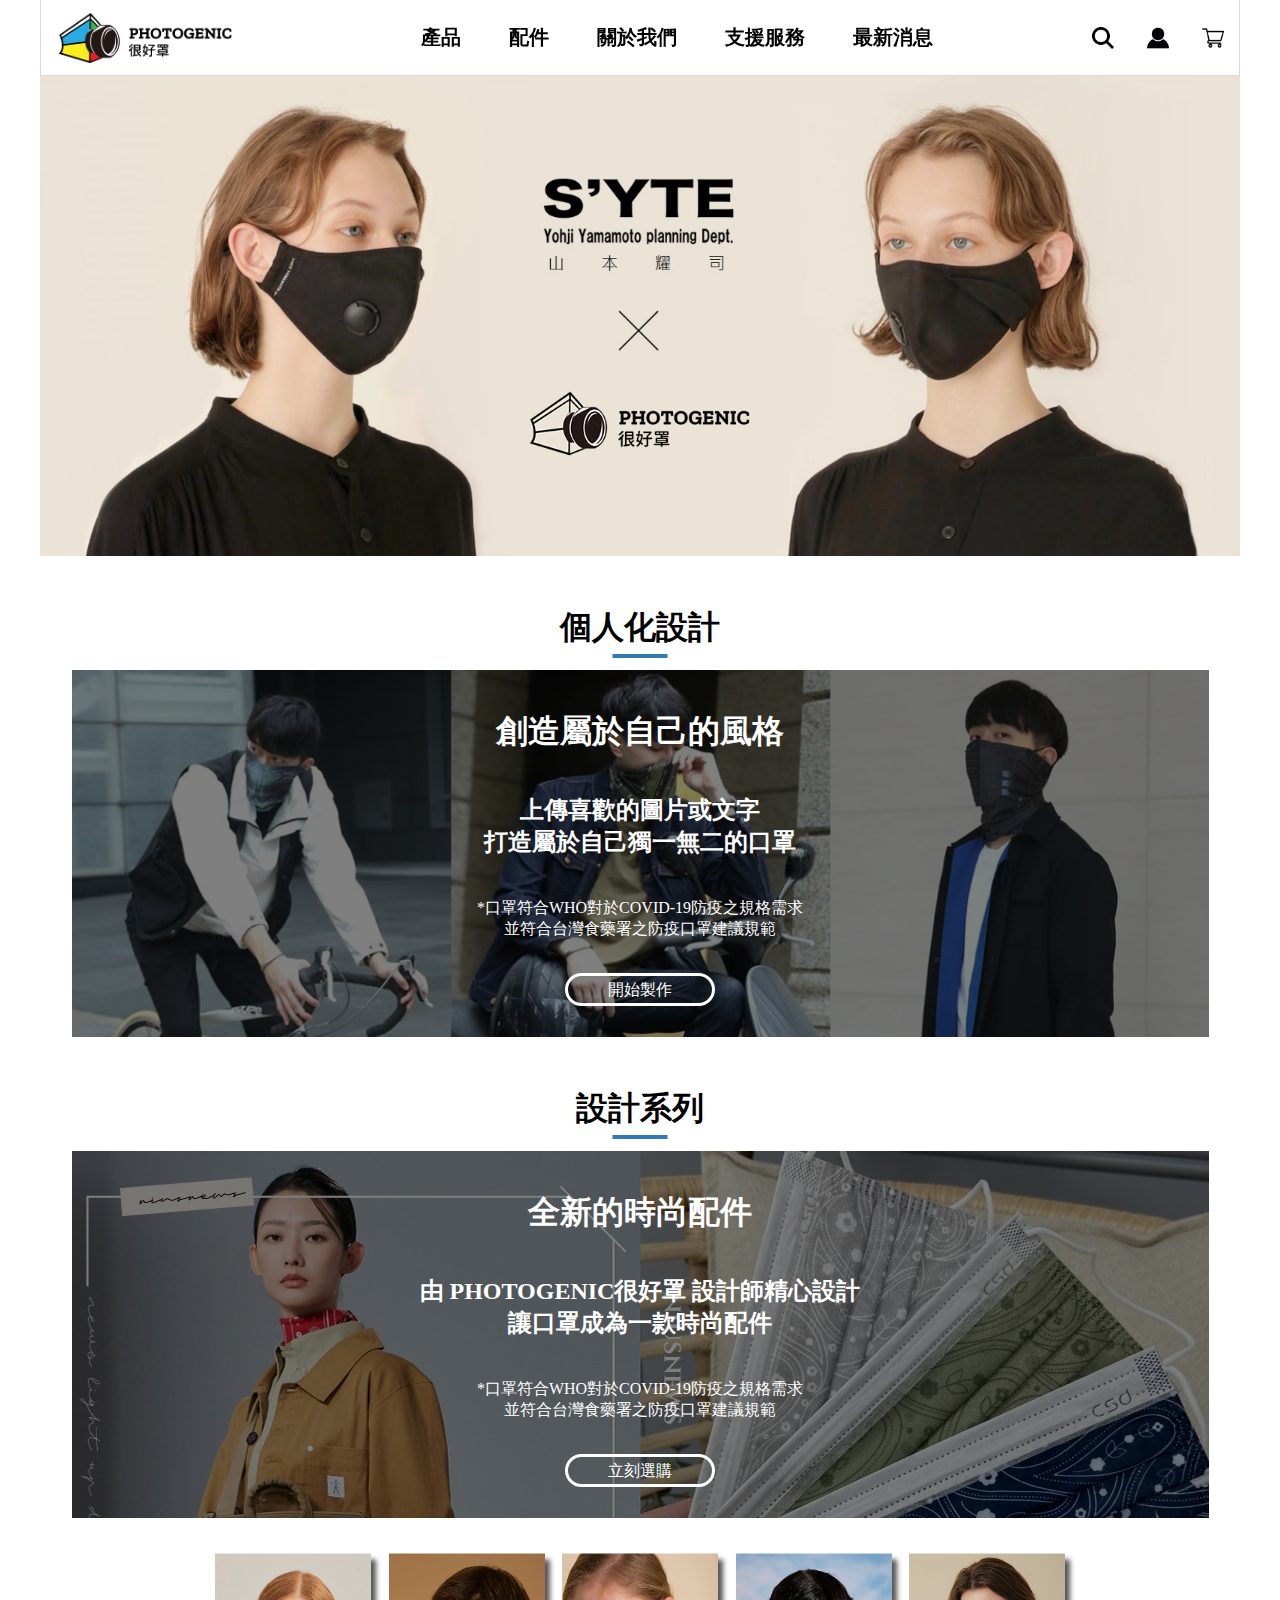
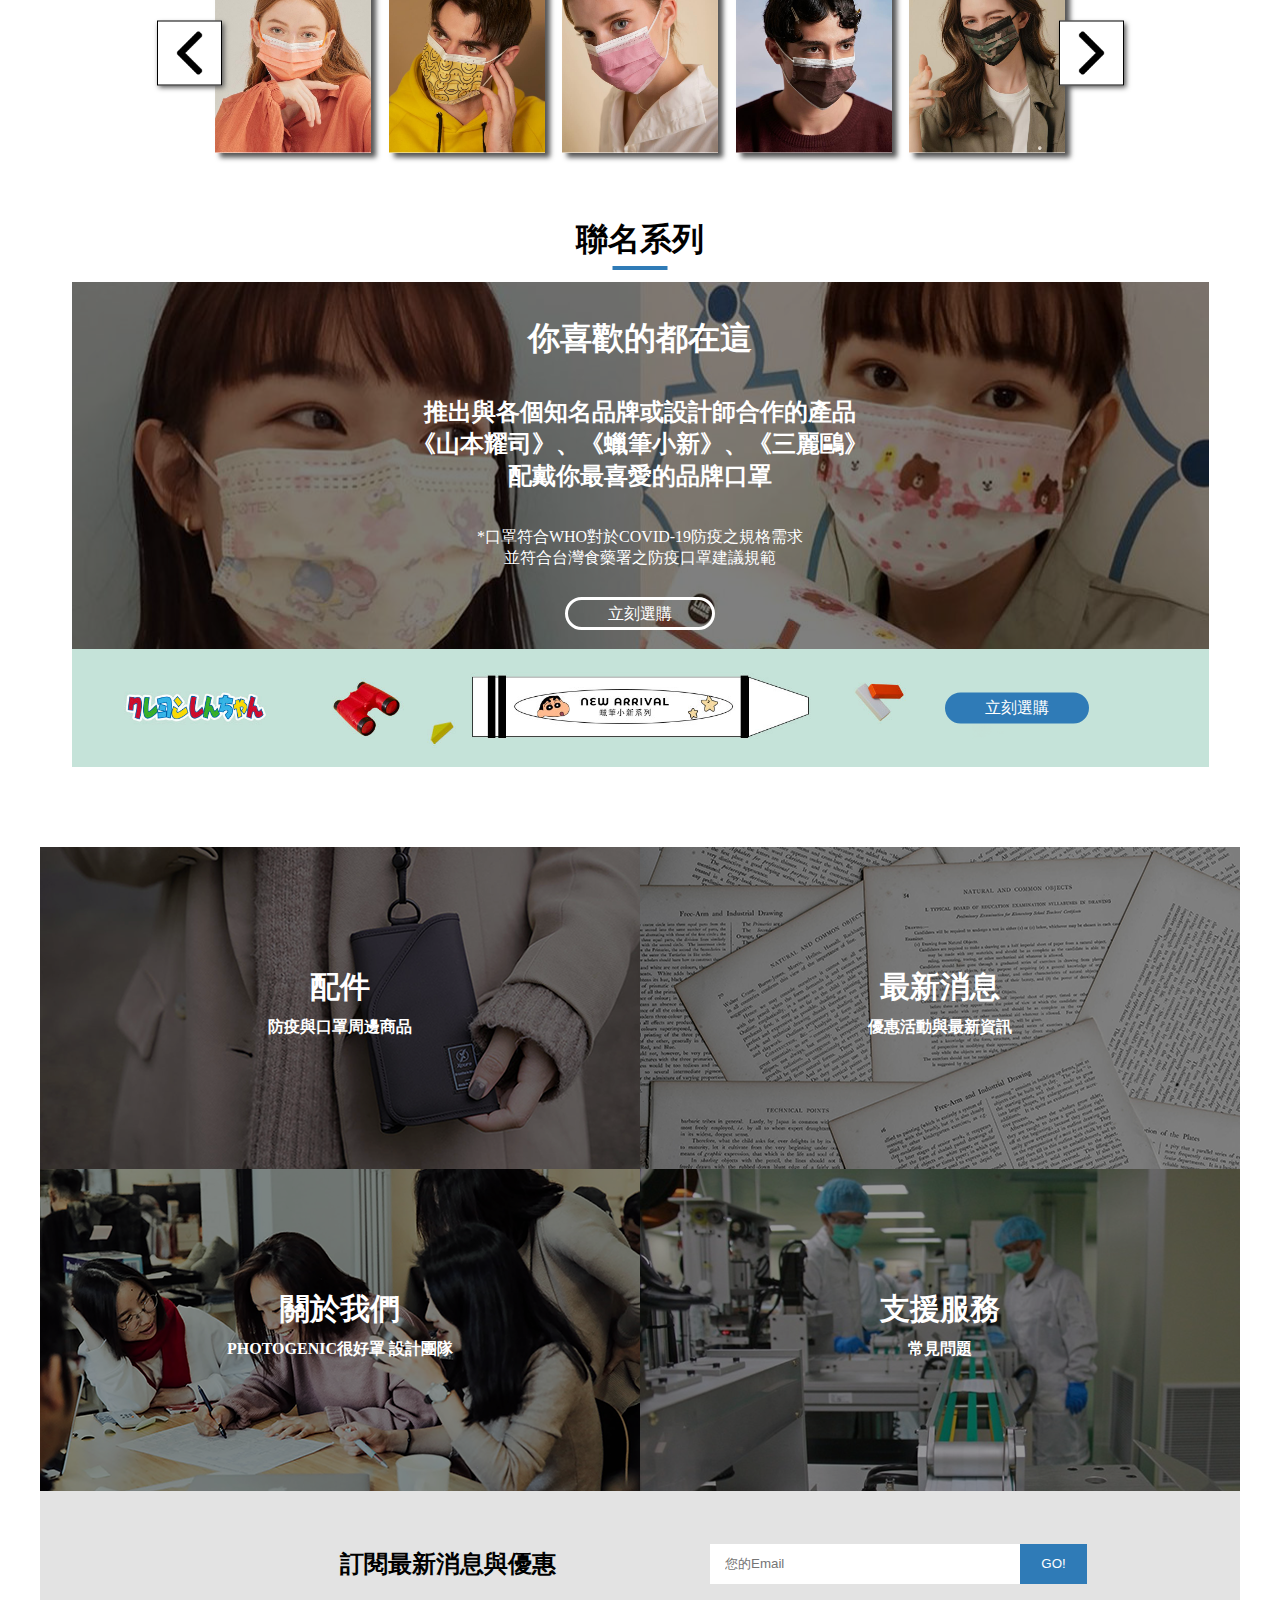
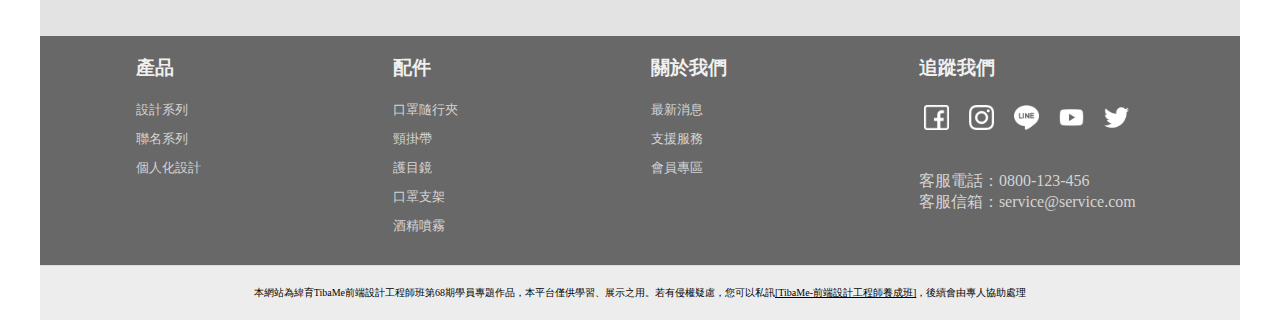
<file: index.html>
<!DOCTYPE html>
<html lang="zh-Hant">
  <head>
    <meta charset="utf-8">
    <title>PHOTOGENIC很好罩</title>
    <link rel="icon" href="./images/logo_icon.ico" type="image/x-icon">
    <link rel="stylesheet" href="./css/index.css">
  </head>
  <body>
    <header class="header">
      <a href="index.html" class="logo_img"><img src="./images/logo_nav.png"></a>
      <nav class="nav">
        <ul class="line_list">
          <li>
            <div class="product">
              <a href="product.html">產品</a>
              <ul class="product_list">
                <li><a href="product.html">設計系列</a></li>
                <li><a href="product.html">聯名系列</a></li>
                <li><a href="customize.html">個人化設計</a></li>
              </ul>
            </div>
          </li>
          <li>
            <div class="accessory">
              <a href="product.html">配件</a>
              <ul class="accessory_list">
                <li><a href="product.html">護目鏡</a></li>
                <li><a href="product.html">口罩支架</a></li>
                <li><a href="product.html">快取隨行夾</a></li>
                <li><a href="product.html">酒精噴霧</a></li>
                <li><a href="product.html">口罩頸掛帶</a></li>
              </ul>
            </div>
          </li>
          <li class="nav_aboutus"><a href="aboutus.html">關於我們</a></li>
          <li class="nav_service"><a href="service.html">支援服務</a></li>
          <li class="nav_news"><a href="news.html">最新消息</a></li>
        </ul>
      </nav>
      <div class="icon">
        <a href="#" class="icon"><img src="./images/search_icon.png"></a>
        <a href="member.html" class="icon"><img src="./images/member_icon.png"></a>
        <a href="#" class="icon"><img src="./images/shopping_icon.png"></a>
      </div>
    </header>

    <div class="banner">
      <ul class="slide_list">
        <li class="slide"><a href="#"><img src="./images/index/slides/slide_1.png"></a></li>
        <li class="slide"><a href="#"><img src="./images/index/slides/slide_2.jpg"></a></li>
        <li class="slide"><a href="#"><img src="./images/index/slides/slide_3.png"></a></li>
        <li class="slide"><a href="#"><img src="./images/index/slides/slide_4.jpg"></a></li>
        <li class="slide"><a href="#"><img src="./images/index/slides/slide_5.png"></a></li>
      </ul>
    </div>

    <h1 class="big_title">個人化設計</h1>

    <div class="personal_bg">
      <img src="./images/index/personal_pic.png">
      <div class="personal__word">
        <h1 class="p_word">創造屬於自己的風格</h1>
        <h2 class="p_word">上傳喜歡的圖片或文字<br>打造屬於自己獨一無二的口罩</h2>
        <p class="p_word">*口罩符合WHO對於COVID-19防疫之規格需求<br>並符合台灣食藥署之防疫口罩建議規範</p>
        <a href="customize.html">開始製作</a>
      </div>
    </div>

    <h1 class="big_title">設計系列</h1>

    <div class="design_bg">
      <img src="./images/index/design_pic.png">
      <div class="design__word">
        <h1 class="d_word">全新的時尚配件</h1>
        <h2 class="d_word">由 PHOTOGENIC很好罩 設計師精心設計<br>讓口罩成為一款時尚配件</h2>
        <p class="d_word">*口罩符合WHO對於COVID-19防疫之規格需求<br>並符合台灣食藥署之防疫口罩建議規範</p>
        <a href="product.html">立刻選購</a>
      </div>
    </div>

    <div class="design_slide">
      <button type="button" class="left_arrow"><img src="./images/left-arrow.png"></button>
      <ul class="d_slide_list">
        <li><a href="product.html"><img src="./images/index/d_slide_pic01.jpg"></a></li>
        <li><a href="product.html"><img src="./images/index/d_slide_pic02.jpg"></a></li>
        <li><a href="product.html"><img src="./images/index/d_slide_pic03.jpg"></a></li>
        <li><a href="product.html"><img src="./images/index/d_slide_pic04.jpg"></a></li>
        <li><a href="product.html"><img src="./images/index/d_slide_pic05.jpg"></a></li>
      </ul>
      <button type="button" class="right_arrow"><img src="./images/right-arrow.png"></button>
    </div>

    <h1 class="big_title">聯名系列</h1>

    <div class="co_branding_bg">
      <img src="./images/index/co_branding_pic.png">
      <div class="co_branding__word">
        <h1 class="c_word">你喜歡的都在這</h1>
        <h2 class="c_word">
          推出與各個知名品牌或設計師合作的產品<br>《山本耀司》、《蠟筆小新》、《三麗鷗》<br>配戴你最喜愛的品牌口罩
        </h2>
        <p class="c_word">*口罩符合WHO對於COVID-19防疫之規格需求<br>並符合台灣食藥署之防疫口罩建議規範</p>
        <a href="product.html">立刻選購</a>
      </div>
    </div>

    <div class="co_branding_banner">
      <a href="product.html"><img src="./images/index/co_banner.png"></a>
      <a href="product.html" class="b_button">立刻選購</a>
    </div>

    <div class="f_button">
      <div class="f_button1">
        <a href="product.html" class="f_1">配件</a>
        <a href="product.html" class="f_1_1">防疫與口罩周邊商品</a>
        <a href="product.html" class="f_1_1_bg"></a>
        <img src="./images/index/b_button_pic01.png">
      </div>
      <div class="f_button2">
        <a href="news.html" class="f_2">最新消息</a>
        <a href="news.html" class="f_2_2">優惠活動與最新資訊</a>
        <a href="news.html" class="f_2_2_bg"></a>
        <img src="./images/index/b_button_pic02.png">
      </div>
    </div>

    <div class="f_button">
      <div class="f_button1">
        <a href="aboutus.html" class="f_1">關於我們</a>
        <a href="aboutus.html" class="f_1_1">PHOTOGENIC很好罩 設計團隊</a>
        <a href="aboutus.html" class="f_1_1_bg"></a>
        <img src="./images/index/b_button_pic03.png">
      </div>
      <div class="f_button2">
        <a href="service.html" class="f_2">支援服務</a>
        <a href="service.html" class="f_2_2">常見問題</a>
        <a href="service.html" class="f_2_2_bg"></a>
        <img src="./images/index/b_button_pic04.png">
      </div>
    </div>

    <footer>
      <div class="topblock">
        <h2>訂閱最新消息與優惠</h2>
        <input type="email" name="email" placeholder="您的Email" class="email">
        <input type="submit" name="submit" value="GO!" class="submit">
      </div>

      <div class="btmblock">
        <div class="footer_items">
          <h3>產品</h3>
          <ul>
            <li><a href="product.html">設計系列</a></li>
            <li><a href="product.html">聯名系列</a></li>
            <li><a href="customize.html">個人化設計</a></li>
          </ul>
        </div>

        <div class="footer_items">
          <h3>配件</h3>
          <ul>
            <li><a href="product.html">口罩隨行夾</a></li>
            <li><a href="product.html">頸掛帶</a></li>
            <li><a href="product.html">護目鏡</a></li>
            <li><a href="product.html">口罩支架</a></li>
            <li><a href="product.html">酒精噴霧</a></li>
          </ul>
        </div>

        <div class="footer_items">
          <h3>關於我們</h3>
          <ul>
            <li><a href="news.html">最新消息</a></li>
            <li><a href="service.html">支援服務</a></li>
            <li><a href="member.html">會員專區</a></li>
          </ul>
        </div>

        <div class="footer_social">
          <h3>追蹤我們</h3>
          <ul>
            <li><a href="https://www.facebook.com/" target="_blank"><img src="./images/icons/facebook.png"></a></li>
            <li><a href="https://www.instagram.com/" target="_blank"><img src="./images/icons/instagram.png"></a></li>
            <li><a href="https://line.me/zh-hant/" target="_blank"><img src="./images/icons/line.png"></a></li>
            <li><a href="https://www.youtube.com/" target="_blank"><img src="./images/icons/youtube.png"></a></li>
            <li><a href="https://twitter.com/?lang=zh-tw" target="_blank"><img src="./images/icons/twitter.png"></a></li>
          </ul>
          <p>客服電話：0800-123-456<br>客服信箱：service@service.com</p>
        </div>
      </div>

      <p class="copyright">本網站為緯育TibaMe前端設計工程師班第68期學員專題作品，本平台僅供學習、展示之用。若有侵權疑慮，您可以私訊<a href="https://www.facebook.com/webindex/">[TibaMe-前端設計工程師養成班]</a>，後續會由專人協助處理</p>
    </footer>
  </body>
</html>
</file>
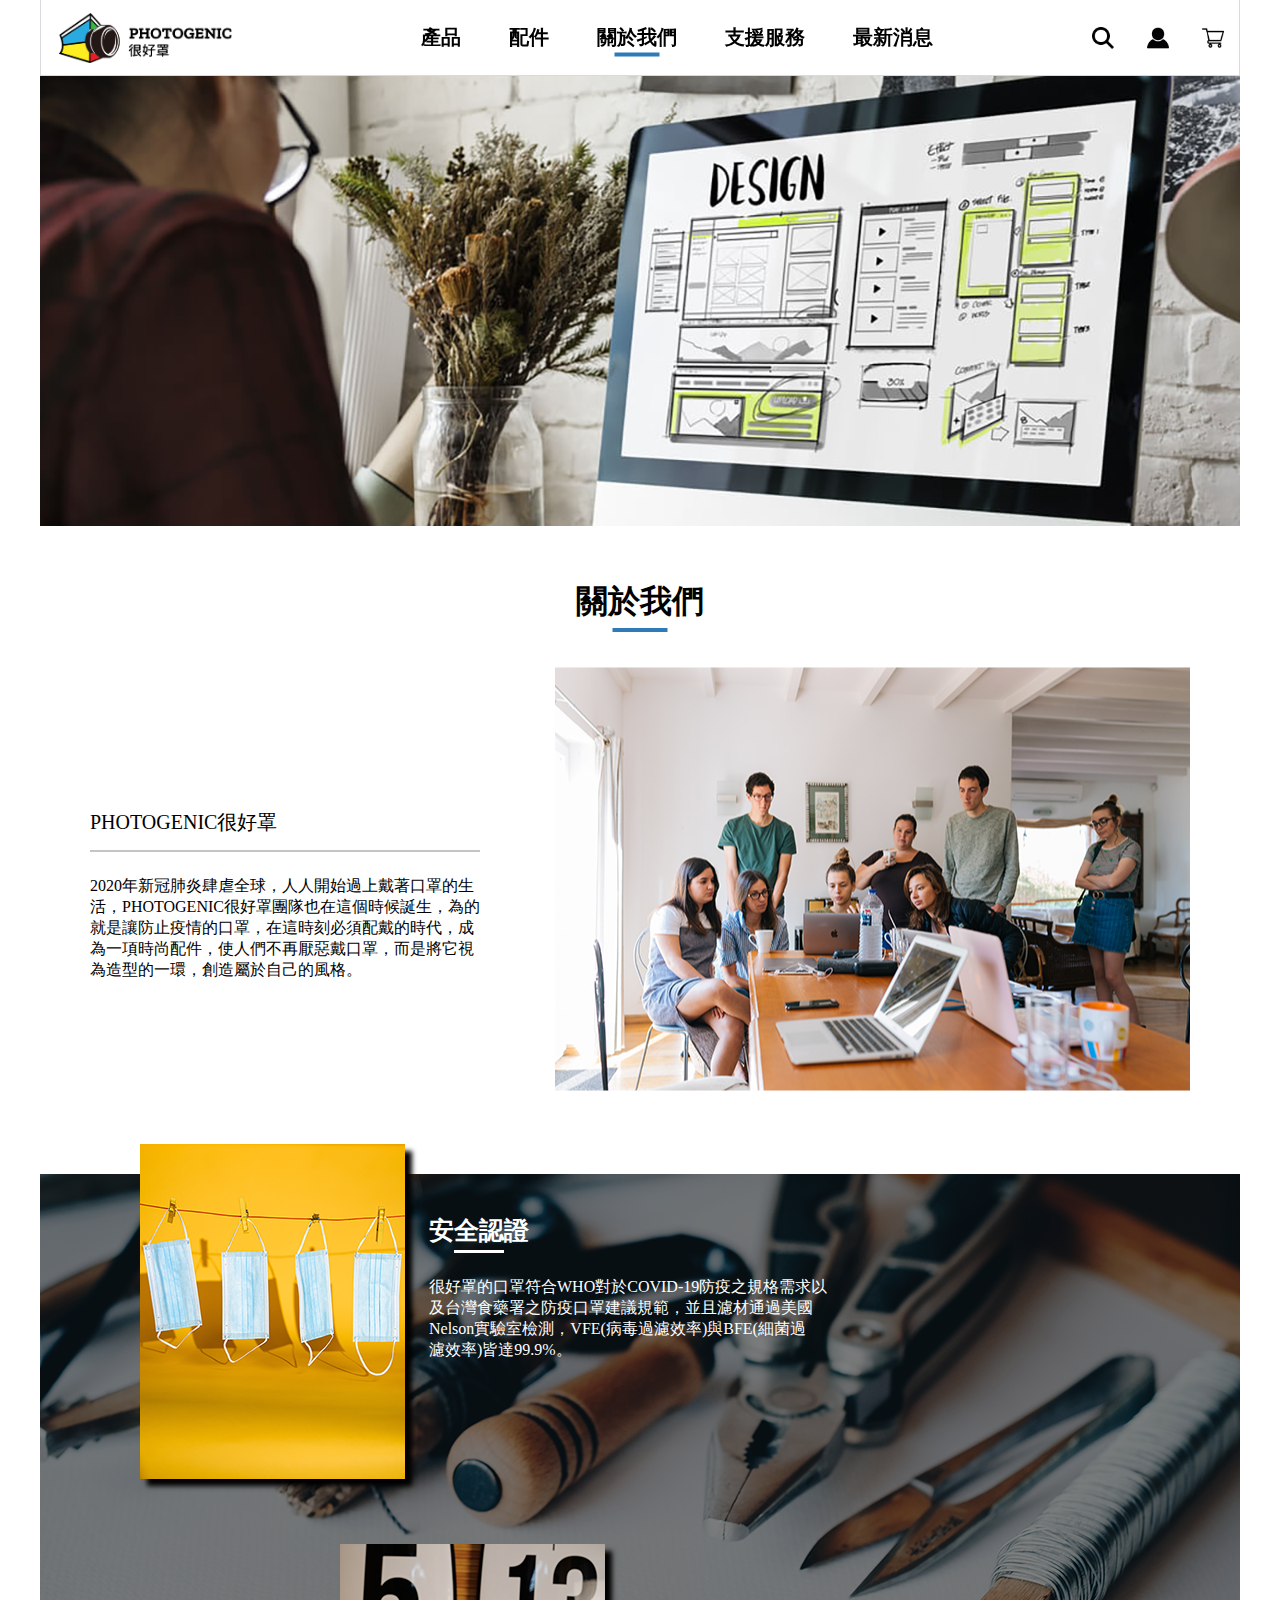
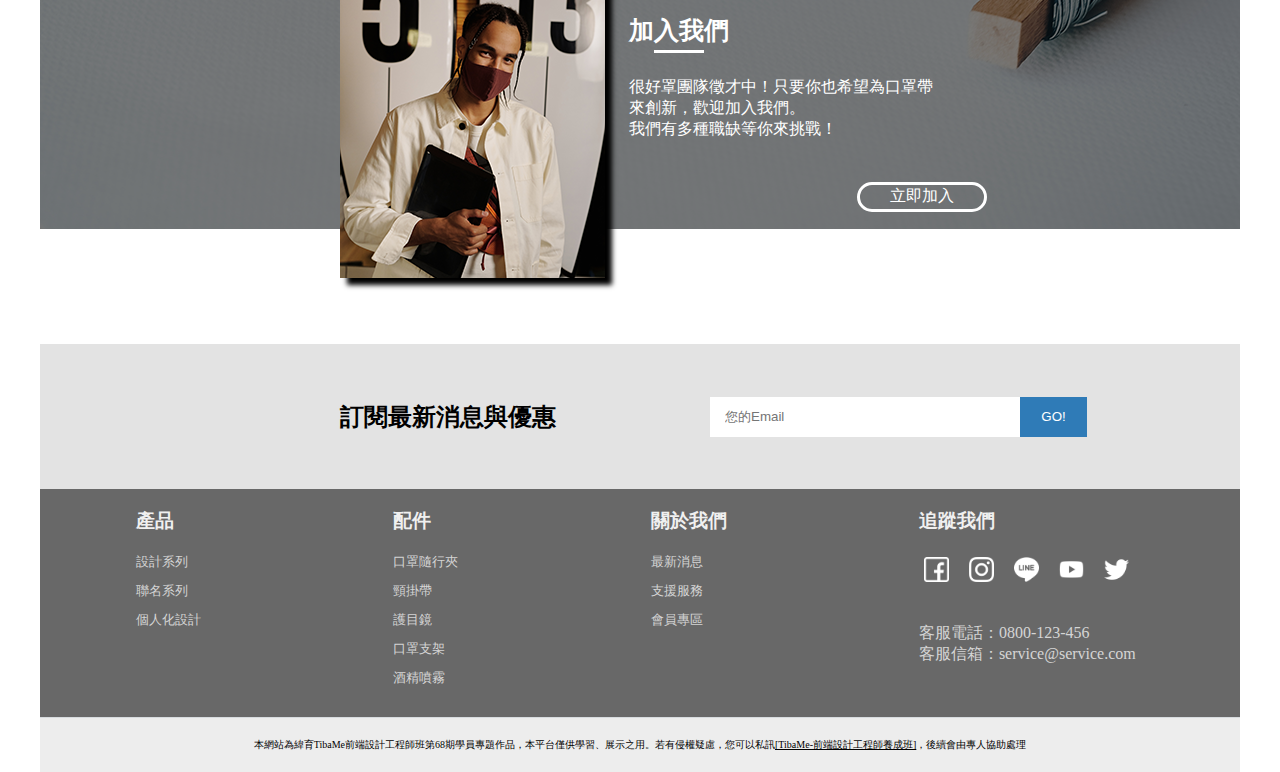
<file: aboutus.html>
<!DOCTYPE html>
<html lang="zh-Hant">
  <head>
    <meta charset="utf-8">
    <title>關於我們 | PHOTOGENIC很好罩</title>
    <link rel="icon" href="./images/logo_icon.ico" type="image/x-icon">
    <link rel="stylesheet" href="./css/aboutus.css">
  </head>
  <body>
    <header class="header">
      <a href="index.html" class="logo_img"><img src="./images/logo_nav.png"></a>
      <nav class="nav">
        <ul class="line_list">
          <li>
            <div class="product">
              <a href="product.html">產品</a>
              <ul class="product_list">
                <li><a href="product.html">設計系列</a></li>
                <li><a href="product.html">聯名系列</a></li>
                <li><a href="product.html">個人化設計</a></li>
              </ul>
            </div>
          </li>
          <li>
            <div class="accessory">
              <a href="product.html">配件</a>
              <ul class="accessory_list">
                <li><a href="product.html">護目鏡</a></li>
                <li><a href="product.html">口罩支架</a></li>
                <li><a href="product.html">快取隨行夾</a></li>
                <li><a href="product.html">酒精噴霧</a></li>
                <li><a href="product.html">口罩頸掛帶</a></li>
              </ul>
            </div>
          </li>
          <li class="nav_aboutus"><a href="aboutus.html">關於我們</a></li>
          <li class="nav_service"><a href="service.html">支援服務</a></li>
          <li class="nav_news"><a href="news.html">最新消息</a></li>
        </ul>
      </nav>
      <div class="icon">
        <a href="#" class="icon"><img src="./images/search_icon.png"></a>
        <a href="member.html" class="icon"><img src="./images/member_icon.png"></a>
        <a href="#" class="icon"><img src="./images/shopping_icon.png"></a>
      </div>
    </header>

    <div class="banner">
      <img src="./images/aboutus/banner.png">
    </div>

    <h1>關於我們</h1>

    <div class="introduction">
      <ul>
        <li>PHOTOGENIC很好罩</li>
        <li>
          2020年新冠肺炎肆虐全球，人人開始過上戴著口罩的生<br>
          活，PHOTOGENIC很好罩團隊也在這個時候誕生，為的<br>
          就是讓防止疫情的口罩，在這時刻必須配戴的時代，成<br>
          為一項時尚配件，使人們不再厭惡戴口罩，而是將它視<br>
          為造型的一環，創造屬於自己的風格。
      </li>
      </ul>
      <div>
        <img src="./images/aboutus/introduction.png">
      </div>
    </div>

    <div class="btm_introduction">
      <div class="background_pic">
        <img src="./images/aboutus/background.png">
        <div class="background_pic_color"></div>
      </div>

      <div class="security">
        <img src="./images/aboutus/security.png">
        <ul>
          <li>安全認證</li>
          <li>
            很好罩的口罩符合WHO對於COVID-19防疫之規格需求以<br>
            及台灣食藥署之防疫口罩建議規範，並且濾材通過美國<br>
            Nelson實驗室檢測，VFE(病毒過濾效率)與BFE(細菌過<br>
            濾效率)皆達99.9%。
          </li>
        </ul>
      </div>

      <div class="joinus">
        <img src="./images/aboutus/joinus.png">
        <ul>
          <li>加入我們</li>
          <li>
            很好罩團隊徵才中！只要你也希望為口罩帶<br>
            來創新，歡迎加入我們。<br>
            我們有多種職缺等你來挑戰！<br>
          </li>
        </ul>
        <a href="https://www.104.com.tw/jobs/main/">立即加入</a>
      </div>
    </div>

    <footer>
      <div class="topblock">
        <h2>訂閱最新消息與優惠</h2>
        <input type="email" name="email" placeholder="您的Email" class="email">
        <input type="submit" name="submit" value="GO!" class="submit">
      </div>

      <div class="btmblock">
        <div class="footer_items">
          <h3>產品</h3>
          <ul>
            <li><a href="product.html">設計系列</a></li>
            <li><a href="product.html">聯名系列</a></li>
            <li><a href="customize.html">個人化設計</a></li>
          </ul>
        </div>

        <div class="footer_items">
          <h3>配件</h3>
          <ul>
            <li><a href="product.html">口罩隨行夾</a></li>
            <li><a href="product.html">頸掛帶</a></li>
            <li><a href="product.html">護目鏡</a></li>
            <li><a href="product.html">口罩支架</a></li>
            <li><a href="product.html">酒精噴霧</a></li>
          </ul>
        </div>

        <div class="footer_items">
          <h3>關於我們</h3>
          <ul>
            <li><a href="news.html">最新消息</a></li>
            <li><a href="service.html">支援服務</a></li>
            <li><a href="member.html">會員專區</a></li>
          </ul>
        </div>

        <div class="footer_social">
          <h3>追蹤我們</h3>
          <ul>
            <li><a href="https://www.facebook.com/" target="_blank"><img src="./images/icons/facebook.png"></a></li>
            <li><a href="https://www.instagram.com/" target="_blank"><img src="./images/icons/instagram.png"></a></li>
            <li><a href="https://line.me/zh-hant/" target="_blank"><img src="./images/icons/line.png"></a></li>
            <li><a href="https://www.youtube.com/" target="_blank"><img src="./images/icons/youtube.png"></a></li>
            <li><a href="https://twitter.com/?lang=zh-tw" target="_blank"><img src="./images/icons/twitter.png"></a></li>
          </ul>
          <p>客服電話：0800-123-456<br>客服信箱：service@service.com</p>
        </div>
      </div>

      <p class="copyright">本網站為緯育TibaMe前端設計工程師班第68期學員專題作品，本平台僅供學習、展示之用。若有侵權疑慮，您可以私訊<a href="https://www.facebook.com/webindex/">[TibaMe-前端設計工程師養成班]</a>，後續會由專人協助處理</p>
    </footer>
  </body>
</html>
</file>
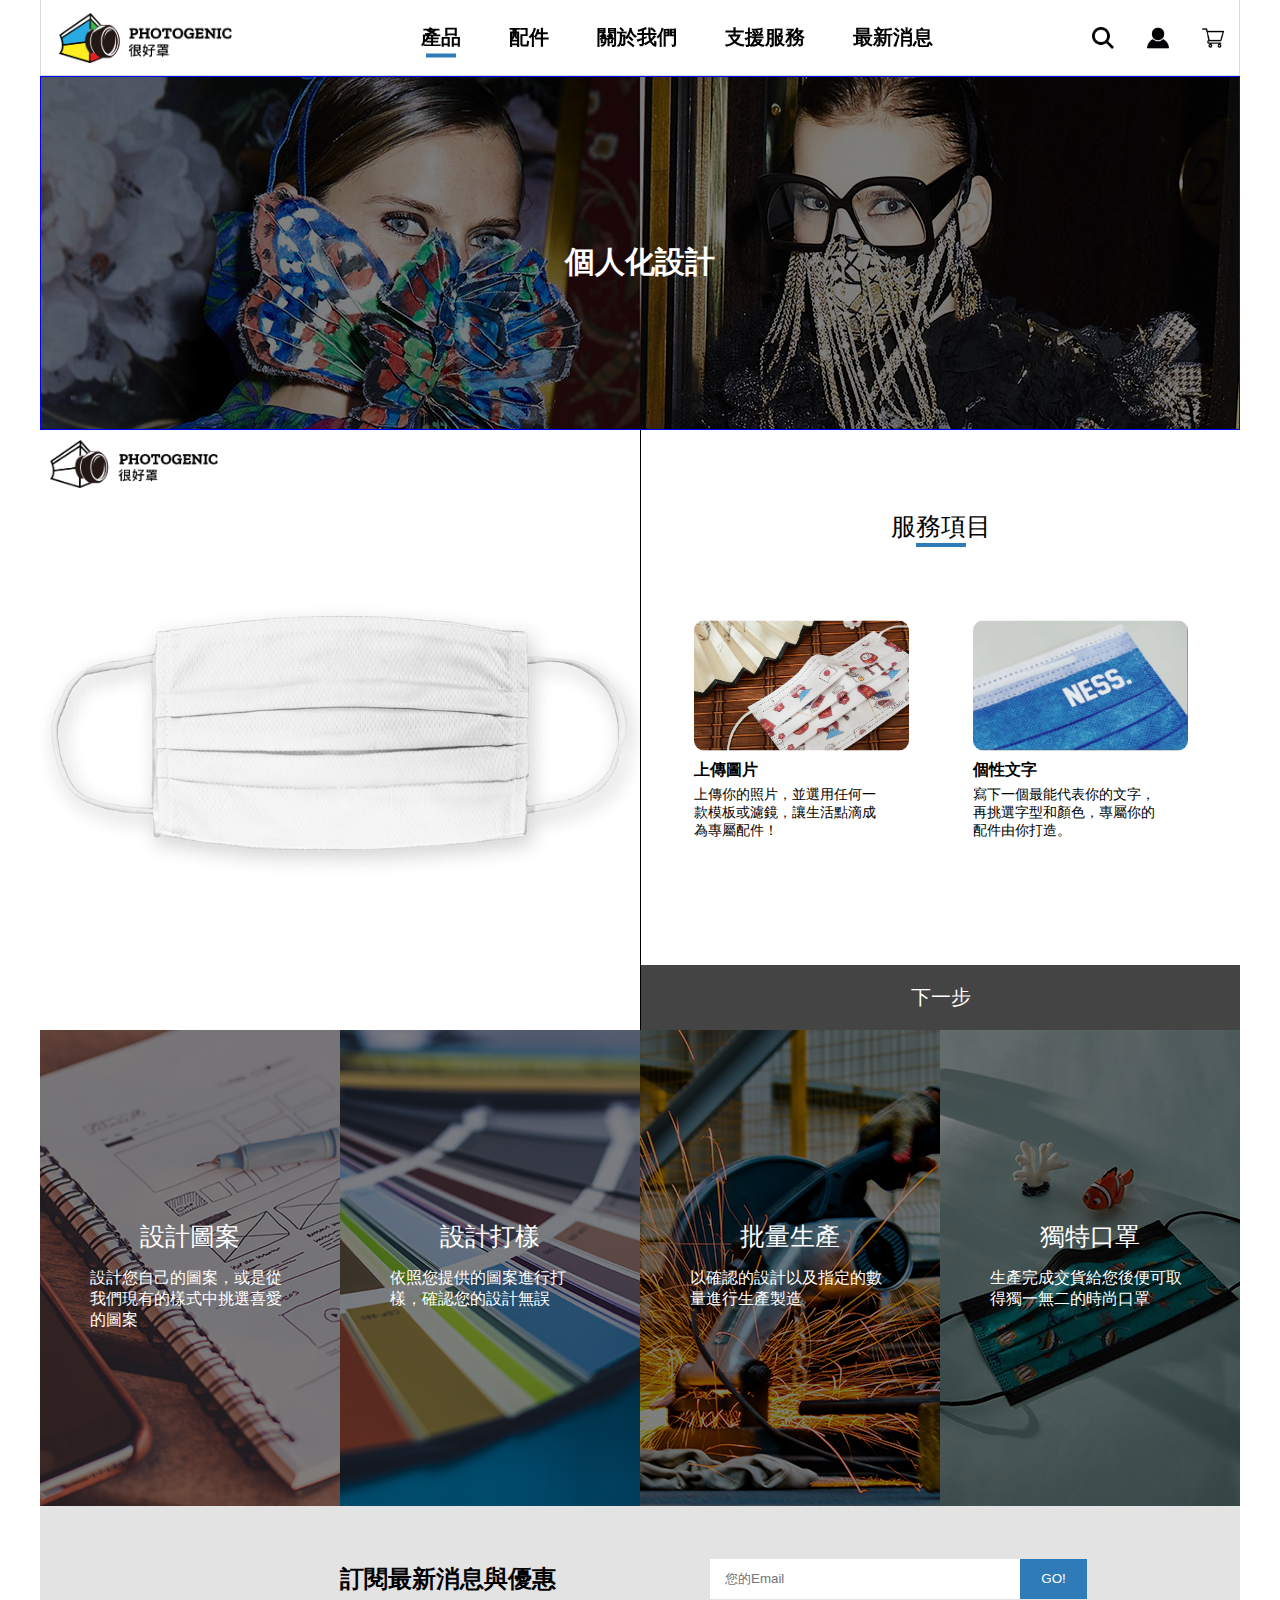
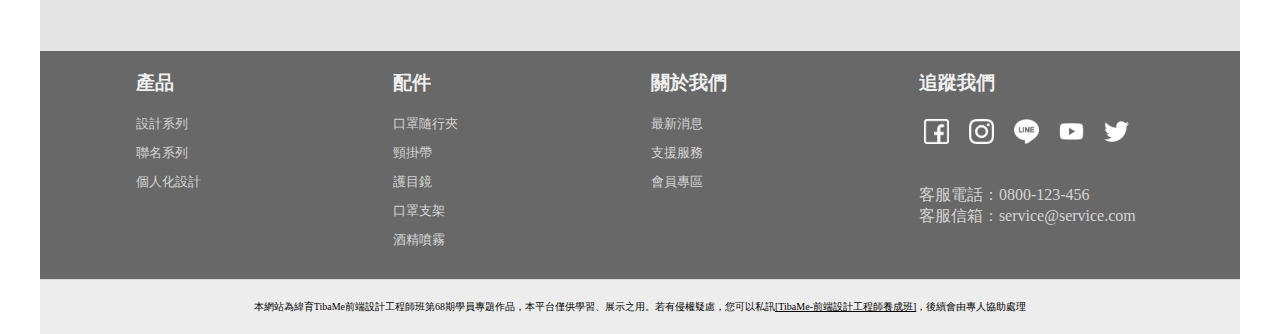
<file: customize.html>
<!DOCTYPE html>
<html lang="zh-Hant">
  <head>
    <meta charset="utf-8">
    <title>個人化設計 | PHOTOGENIC很好罩</title>
    <link rel="icon" href="./images/logo_icon.ico" type="image/x-icon">
    <link rel="stylesheet" href="./css/customize.css">
  </head>
  <body>
    <header class="header">
      <a href="index.html" class="logo_img"><img src="./images/logo_nav.png"></a>
      <nav class="nav">
        <ul class="line_list">
          <li>
            <div class="product">
              <a href="product.html">產品</a>
              <ul class="product_list">
                <li><a href="product.html">設計系列</a></li>
                <li><a href="product.html">聯名系列</a></li>
                <li><a href="customize.html">個人化設計</a></li>
              </ul>
            </div>
          </li>
          <li>
            <div class="accessory">
              <a href="product.html">配件</a>
              <ul class="accessory_list">
                <li><a href="product.html">護目鏡</a></li>
                <li><a href="product.html">口罩支架</a></li>
                <li><a href="product.html">快取隨行夾</a></li>
                <li><a href="product.html">酒精噴霧</a></li>
                <li><a href="product.html">口罩頸掛帶</a></li>
              </ul>
            </div>
          </li>
          <li class="nav_aboutus"><a href="aboutus.html">關於我們</a></li>
          <li class="nav_service"><a href="service.html">支援服務</a></li>
          <li class="nav_news"><a href="news.html">最新消息</a></li>
        </ul>
      </nav>
      <div class="icon">
        <a href="#" class="icon"><img src="./images/search_icon.png"></a>
        <a href="member.html" class="icon"><img src="./images/member_icon.png"></a>
        <a href="#" class="icon"><img src="./images/shopping_icon.png"></a>
      </div>
    </header>

    <div class="customize_banner">
      <img src="./images/customize/banner.png">
      <p>個人化設計</p>
    </div>

    <div class="customize_make">
      <div class="left_make">
        <img src="./images/customize/mask.jpg">
        <img src="./images/customize/logo.png">
      </div>

      <div class="right_make">
        <p>服務項目</p>
        <div class="right_make_picbutton">
          <ul class="right_make_uploadpic">
            <li><img src="./images/customize/upload_pic.png"></li>
            <li>上傳圖片</li>
            <li>上傳你的照片，並選用任何一<br>款模板或濾鏡，讓生活點滴成<br>為專屬配件！</li>
          </ul>
          <ul class="right_make_uploadpic">
            <li><img src="./images/customize/upload_word.png"></li>
            <li>個性文字</li>
            <li>寫下一個最能代表你的文字，<br>再挑選字型和顏色，專屬你的<br>配件由你打造。</li>
          </ul>
        </div>
        <div class="nextstep">
          <button type="button" name="nextstep">下一步</button>
        </div>
      </div>
    </div>

    <div class="makestep">
      <div class="bottom_make">
        <ul>
          <li>設計圖案</li>
          <li>設計您自己的圖案，或是從我們現有的樣式中挑選喜愛的圖案</li>
          <li><img src="./images/customize/bottom_pic01.png"></li>
          <li></li>
        </ul>
      </div>

      <div class="bottom_make">
        <ul>
          <li>設計打樣</li>
          <li>依照您提供的圖案進行打樣，確認您的設計無誤</li>
          <li><img src="./images/customize/bottom_pic02.png"></li>
          <li></li>
        </ul>
      </div>

      <div class="bottom_make">
        <ul>
          <li>批量生產</li>
          <li>以確認的設計以及指定的數量進行生產製造</li>
          <li><img src="./images/customize/bottom_pic03.png"></li>
          <li></li>
        </ul>
      </div>

      <div class="bottom_make">
        <ul>
          <li>獨特口罩</li>
          <li>生產完成交貨給您後便可取得獨一無二的時尚口罩</li>
          <li><img src="./images/customize/bottom_pic04.png"></li>
          <li></li>
        </ul>
      </div>
    </div>

    <footer>
      <div class="topblock">
        <h2>訂閱最新消息與優惠</h2>
        <input type="email" name="email" placeholder="您的Email" class="email">
        <input type="submit" name="submit" value="GO!" class="submit">
      </div>

      <div class="btmblock">
        <div class="footer_items">
          <h3>產品</h3>
          <ul>
            <li><a href="product.html">設計系列</a></li>
            <li><a href="product.html">聯名系列</a></li>
            <li><a href="customize.html">個人化設計</a></li>
          </ul>
        </div>

        <div class="footer_items">
          <h3>配件</h3>
          <ul>
            <li><a href="product.html">口罩隨行夾</a></li>
            <li><a href="product.html">頸掛帶</a></li>
            <li><a href="product.html">護目鏡</a></li>
            <li><a href="product.html">口罩支架</a></li>
            <li><a href="product.html">酒精噴霧</a></li>
          </ul>
        </div>

        <div class="footer_items">
          <h3>關於我們</h3>
          <ul>
            <li><a href="news.html">最新消息</a></li>
            <li><a href="service.html">支援服務</a></li>
            <li><a href="member.html">會員專區</a></li>
          </ul>
        </div>

        <div class="footer_social">
          <h3>追蹤我們</h3>
          <ul>
            <li><a href="https://www.facebook.com/" target="_blank"><img src="./images/icons/facebook.png"></a></li>
            <li><a href="https://www.instagram.com/" target="_blank"><img src="./images/icons/instagram.png"></a></li>
            <li><a href="https://line.me/zh-hant/" target="_blank"><img src="./images/icons/line.png"></a></li>
            <li><a href="https://www.youtube.com/" target="_blank"><img src="./images/icons/youtube.png"></a></li>
            <li><a href="https://twitter.com/?lang=zh-tw" target="_blank"><img src="./images/icons/twitter.png"></a></li>
          </ul>
          <p>客服電話：0800-123-456<br>客服信箱：service@service.com</p>
        </div>
      </div>

      <p class="copyright">本網站為緯育TibaMe前端設計工程師班第68期學員專題作品，本平台僅供學習、展示之用。若有侵權疑慮，您可以私訊<a href="https://www.facebook.com/webindex/">[TibaMe-前端設計工程師養成班]</a>，後續會由專人協助處理</p>
    </footer>
  </body>
</html>
</file>
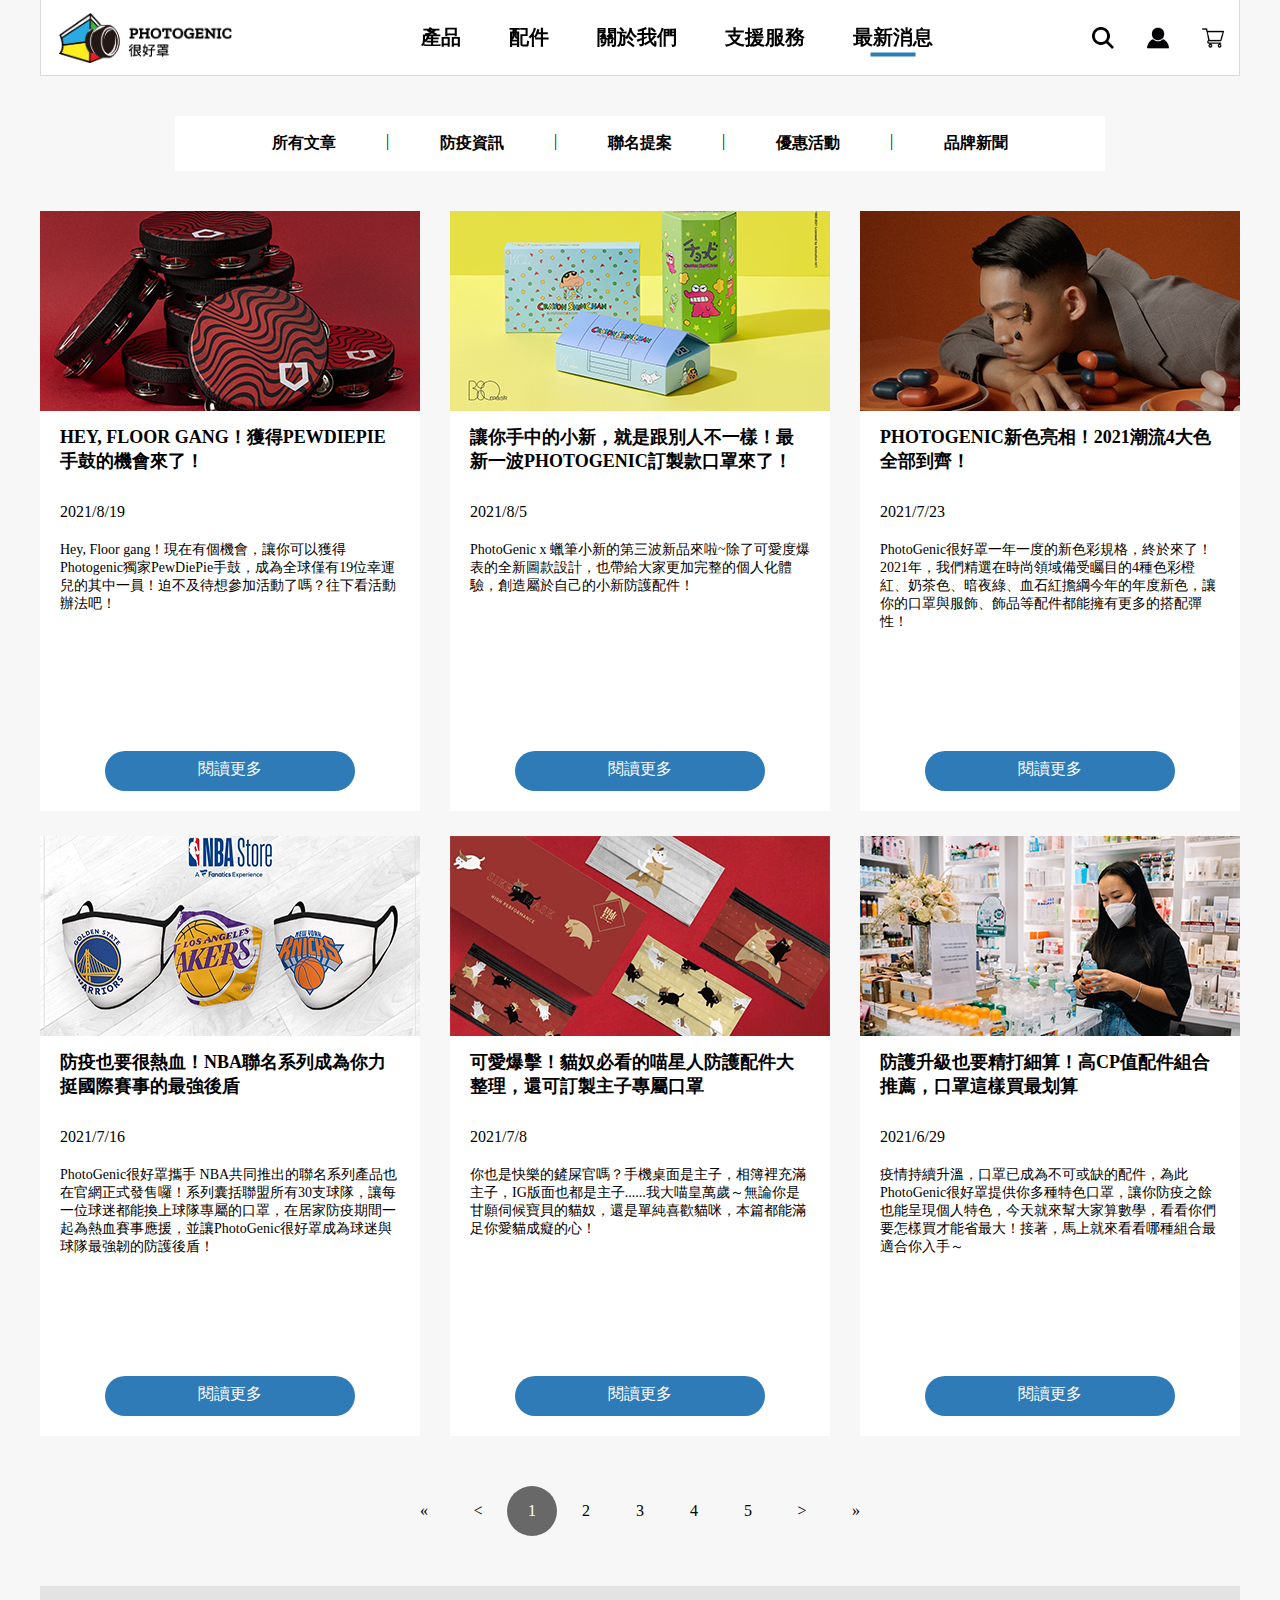
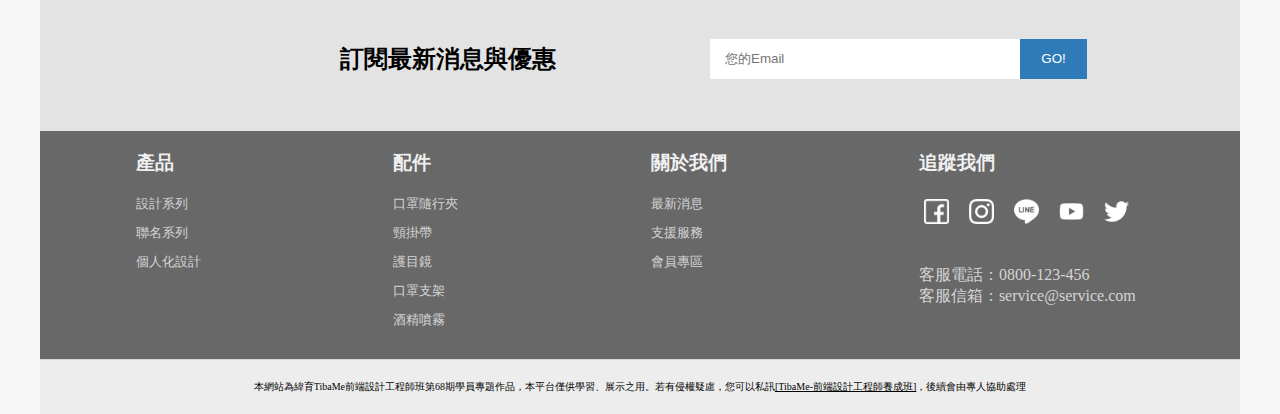
<file: news.html>
<!DOCTYPE html>
<html lang="zh-Hant">
  <head>
    <meta charset="utf-8">
    <title>最新消息 | PHOTOGENIC很好罩</title>
    <link rel="icon" href="./images/logo_icon.ico" type="image/x-icon">
    <link rel="stylesheet" href="./css/news.css">
    <style>body{background-color: #f7f7f7;}</style>
  </head>
  <body>
    <header class="header">
      <a href="index.html" class="logo_img"><img src="./images/logo_nav.png"></a>
      <nav class="nav">
        <ul class="line_list">
          <li>
            <div class="product">
              <a href="product.html">產品</a>
              <ul class="product_list">
                <li><a href="product.html">設計系列</a></li>
                <li><a href="product.html">聯名系列</a></li>
                <li><a href="customize.html">個人化設計</a></li>
              </ul>
            </div>
          </li>
          <li>
            <div class="accessory">
              <a href="product.html">配件</a>
              <ul class="accessory_list">
                <li><a href="product.html">護目鏡</a></li>
                <li><a href="product.html">口罩支架</a></li>
                <li><a href="product.html">快取隨行夾</a></li>
                <li><a href="product.html">酒精噴霧</a></li>
                <li><a href="product.html">口罩頸掛帶</a></li>
              </ul>
            </div>
          </li>
          <li class="nav_aboutus"><a href="aboutus.html">關於我們</a></li>
          <li class="nav_service"><a href="service.html">支援服務</a></li>
          <li class="nav_news"><a href="news.html">最新消息</a></li>
        </ul>
      </nav>
      <div class="icon">
        <a href="#" class="icon"><img src="./images/search_icon.png"></a>
        <a href="member.html" class="icon"><img src="./images/member_icon.png"></a>
        <a href="#" class="icon"><img src="./images/shopping_icon.png"></a>
      </div>
    </header>

    <div class="small_navs">
      <ul>
        <li><a href="#">所有文章</a></li>
        <li><a href="#">防疫資訊</a></li>
        <li><a href="#">聯名提案</a></li>
        <li><a href="#">優惠活動</a></li>
        <li><a href="#">品牌新聞</a></li>
      </ul>
    </div>

    <div class="news_container">
      <div class="news_block">
        <ul>
          <li><a href="#"><img src="./images/news/news_pic01.png"></a></li>
          <li><a href="#">HEY, FLOOR GANG！獲得PEWDIEPIE手鼓的機會來了！</a></li>
          <li>2021/8/19</li>
          <li>Hey, Floor gang！現在有個機會，讓你可以獲得Photogenic獨家PewDiePie手鼓，成為全球僅有19位幸運兒的其中一員！迫不及待想參加活動了嗎？往下看活動辦法吧！</li>
          <a href="#" class="news_button">閱讀更多</a>
        </ul>
      </div>

      <div class="news_block">
        <ul>
          <li><a href="#"><img src="./images/news/news_pic02.png"></a></li>
          <li><a href="#">讓你手中的小新，就是跟別人不一樣！最新一波PHOTOGENIC訂製款口罩來了！</a></li>
          <li>2021/8/5</li>
          <li>PhotoGenic x 蠟筆小新的第三波新品來啦~除了可愛度爆表的全新圖款設計，也帶給大家更加完整的個人化體驗，創造屬於自己的小新防護配件！</li>
          <a href="#" class="news_button">閱讀更多</a>
        </ul>
      </div>

      <div class="news_block">
        <ul>
          <li><a href="#"><img src="./images/news/news_pic03.png"></a></li>
          <li><a href="#">PHOTOGENIC新色亮相！2021潮流4大色全部到齊！</a></li>
          <li>2021/7/23</li>
          <li>PhotoGenic很好罩一年一度的新色彩規格，終於來了！ 2021年，我們精選在時尚領域備受矚目的4種色彩橙紅、奶茶色、暗夜綠、血石紅擔綱今年的年度新色，讓你的口罩與服飾、飾品等配件都能擁有更多的搭配彈性！</li>
          <a href="#" class="news_button">閱讀更多</a>
        </ul>
      </div>
    </div>

    <div class="news_container">
      <div class="news_block">
        <ul>
          <li><a href="#"><img src="./images/news/news_pic04.png"></a></li>
          <li><a href="#">防疫也要很熱血！NBA聯名系列成為你力挺國際賽事的最強後盾</a></li>
          <li>2021/7/16</li>
          <li>PhotoGenic很好罩攜手 NBA共同推出的聯名系列產品也在官網正式發售囉！系列囊括聯盟所有30支球隊，讓每一位球迷都能換上球隊專屬的口罩，在居家防疫期間一起為熱血賽事應援，並讓PhotoGenic很好罩成為球迷與球隊最強韌的防護後盾！</li>
          <a href="#" class="news_button">閱讀更多</a>
        </ul>
      </div>

      <div class="news_block">
        <ul>
          <li><a href="#"><img src="./images/news/news_pic05.png"></a></li>
          <li><a href="#">可愛爆擊！貓奴必看的喵星人防護配件大整理，還可訂製主子專屬口罩</a></li>
          <li>2021/7/8</li>
          <li>你也是快樂的鏟屎官嗎？手機桌面是主子，相簿裡充滿主子，IG版面也都是主子......我大喵皇萬歲～無論你是甘願伺候寶貝的貓奴，還是單純喜歡貓咪，本篇都能滿足你愛貓成癡的心！</li>
          <a href="#" class="news_button">閱讀更多</a>
        </ul>
      </div>

      <div class="news_block">
        <ul>
          <li><a href="#"><img src="./images/news/news_pic06.png"></a></li>
          <li><a href="#">防護升級也要精打細算！高CP值配件組合推薦，口罩這樣買最划算</a></li>
          <li>2021/6/29</li>
          <li>疫情持續升溫，口罩已成為不可或缺的配件，為此PhotoGenic很好罩提供你多種特色口罩，讓你防疫之餘也能呈現個人特色，今天就來幫大家算數學，看看你們要怎樣買才能省最大！接著，馬上就來看看哪種組合最適合你入手～ </li>
          <a href="#" class="news_button">閱讀更多</a>
        </ul>
      </div>
    </div>

    <div class="pagination_block">
      <ul class="pagination">
        <li><a href="#">&laquo;</a></li>
        <li><a href="#">&lt;</a></li>
        <li><a href="#">1</a></li>
        <li><a href="#">2</a></li>
        <li><a href="#">3</a></li>
        <li><a href="#">4</a></li>
        <li><a href="#">5</a></li>
        <li><a href="#">&gt;</a></li>
        <li><a href="#">&raquo;</a></li>
      </ul>
    </div>

    <footer>
      <div class="topblock">
        <h2>訂閱最新消息與優惠</h2>
        <input type="email" name="email" placeholder="您的Email" class="email">
        <input type="submit" name="submit" value="GO!" class="submit">
      </div>

      <div class="btmblock">
        <div class="footer_items">
          <h3>產品</h3>
          <ul>
            <li><a href="product.html">設計系列</a></li>
            <li><a href="product.html">聯名系列</a></li>
            <li><a href="customize.html">個人化設計</a></li>
          </ul>
        </div>

        <div class="footer_items">
          <h3>配件</h3>
          <ul>
            <li><a href="product.html">口罩隨行夾</a></li>
            <li><a href="product.html">頸掛帶</a></li>
            <li><a href="product.html">護目鏡</a></li>
            <li><a href="product.html">口罩支架</a></li>
            <li><a href="product.html">酒精噴霧</a></li>
          </ul>
        </div>

        <div class="footer_items">
          <h3>關於我們</h3>
          <ul>
            <li><a href="news.html">最新消息</a></li>
            <li><a href="service.html">支援服務</a></li>
            <li><a href="member.html">會員專區</a></li>
          </ul>
        </div>

        <div class="footer_social">
          <h3>追蹤我們</h3>
          <ul>
            <li><a href="https://www.facebook.com/" target="_blank"><img src="./images/icons/facebook.png"></a></li>
            <li><a href="https://www.instagram.com/" target="_blank"><img src="./images/icons/instagram.png"></a></li>
            <li><a href="https://line.me/zh-hant/" target="_blank"><img src="./images/icons/line.png"></a></li>
            <li><a href="https://www.youtube.com/" target="_blank"><img src="./images/icons/youtube.png"></a></li>
            <li><a href="https://twitter.com/?lang=zh-tw" target="_blank"><img src="./images/icons/twitter.png"></a></li>
          </ul>
          <p>客服電話：0800-123-456<br>客服信箱：service@service.com</p>
        </div>
      </div>

      <p class="copyright">本網站為緯育TibaMe前端設計工程師班第68期學員專題作品，本平台僅供學習、展示之用。若有侵權疑慮，您可以私訊<a href="https://www.facebook.com/webindex/">[TibaMe-前端設計工程師養成班]</a>，後續會由專人協助處理</p>
    </footer>
  </body>
</html>
</file>
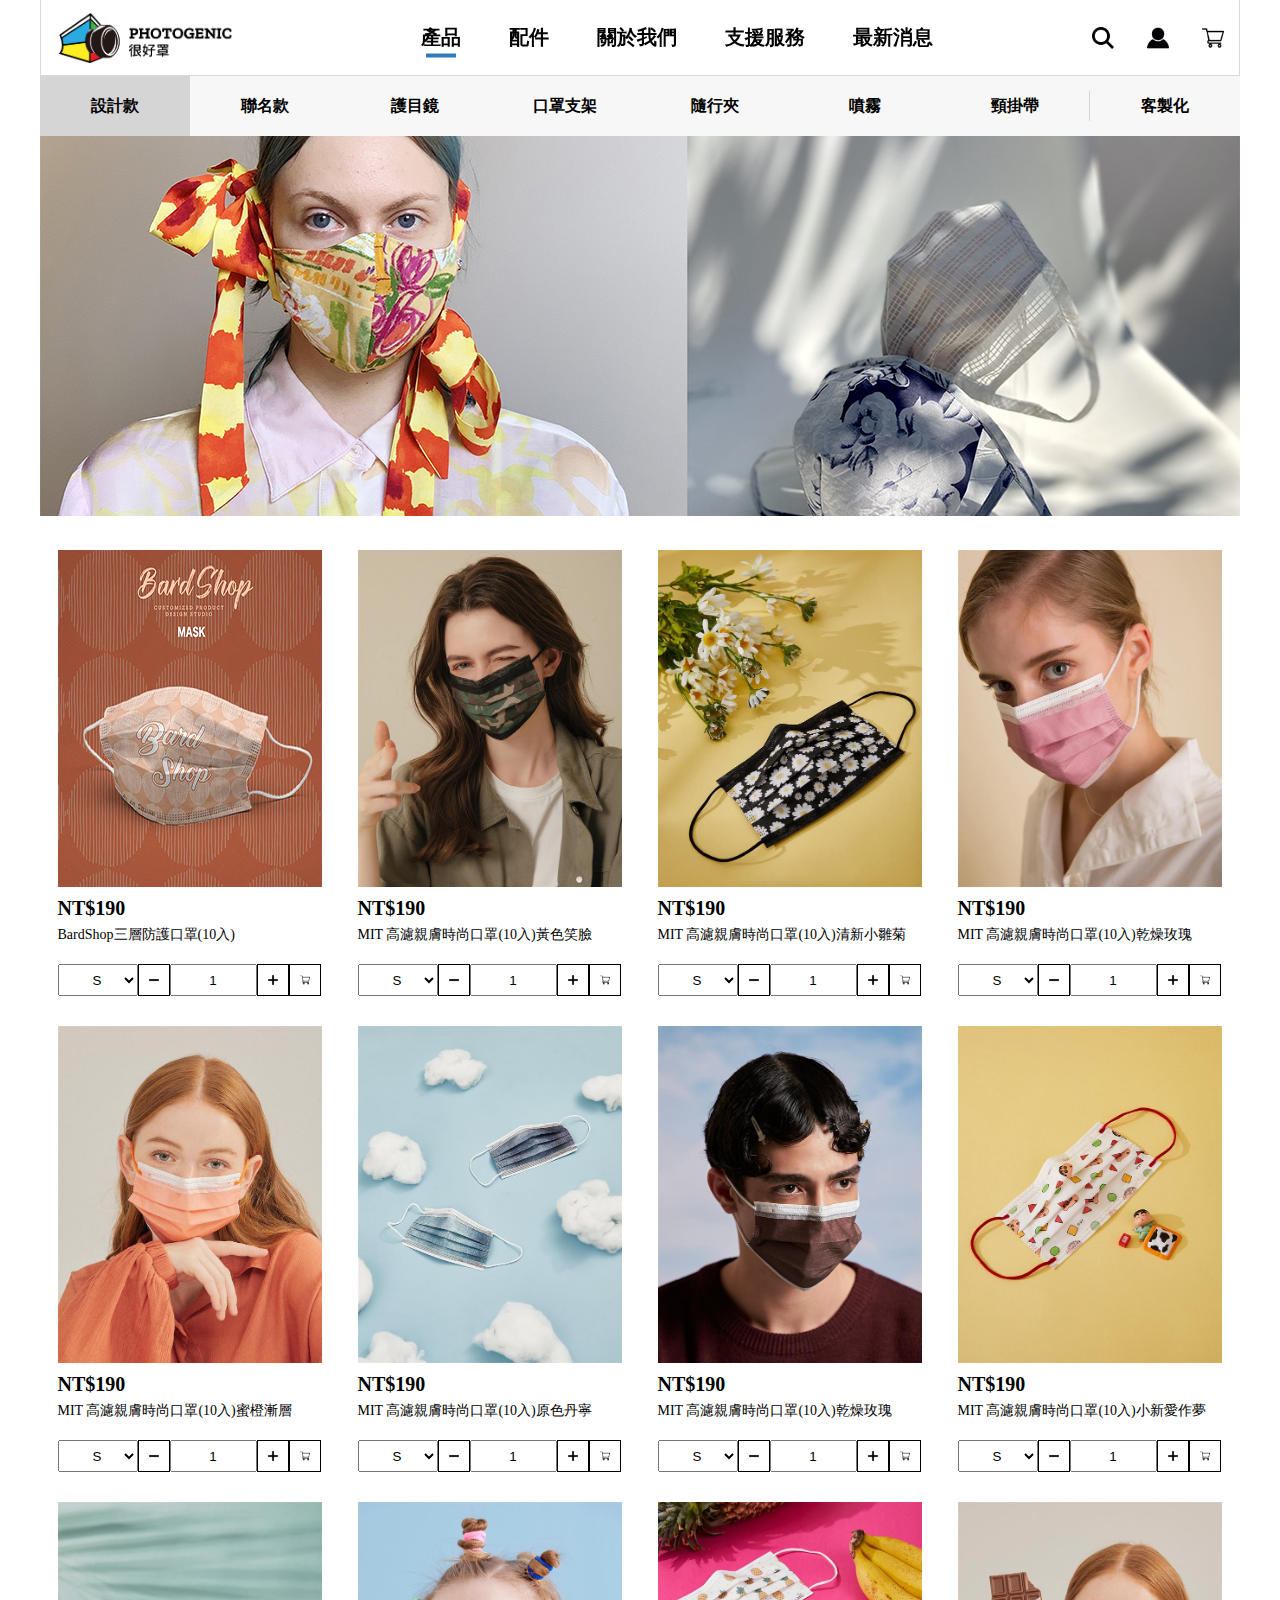
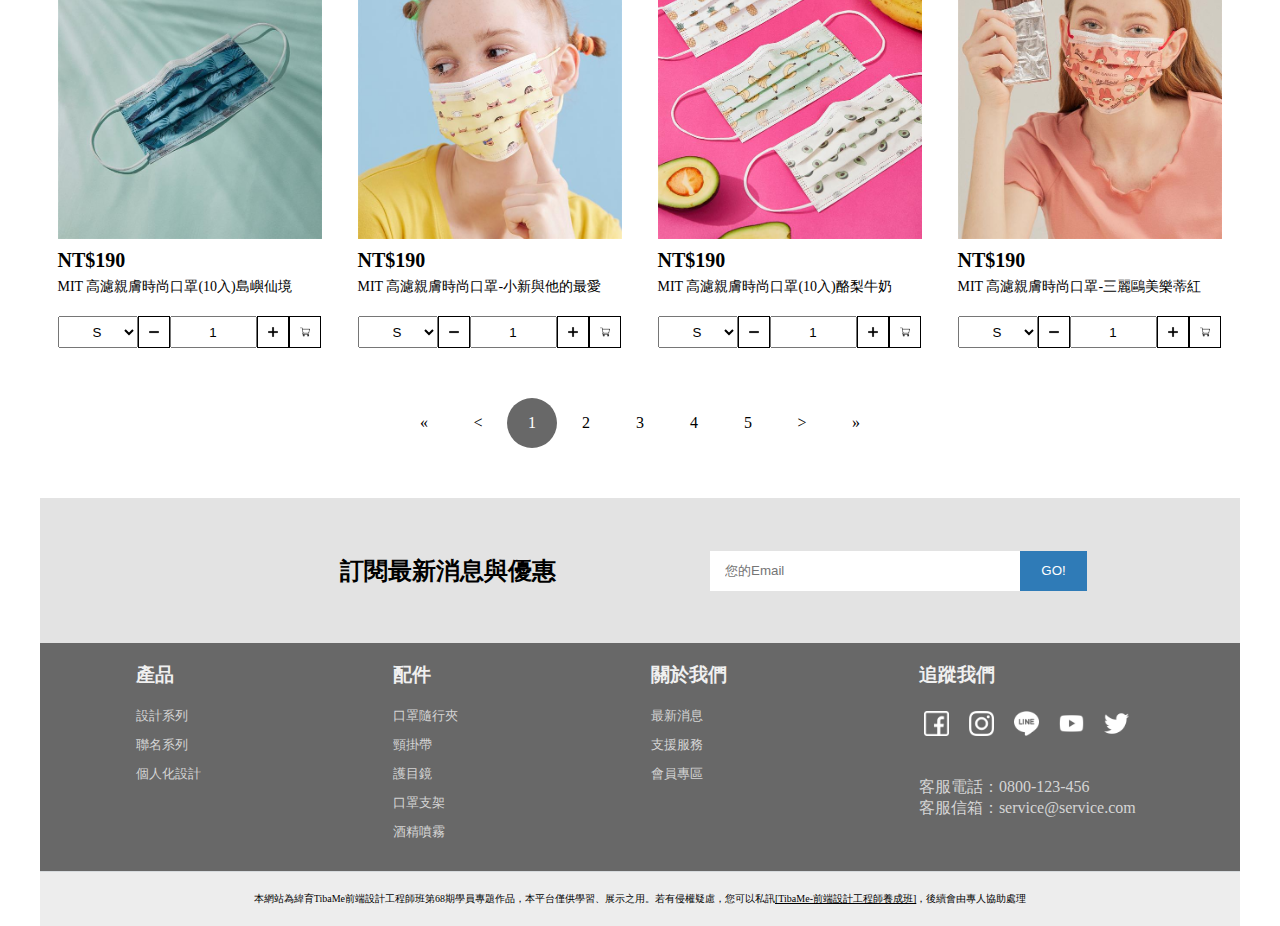
<file: product.html>
<!DOCTYPE html>
<html lang="zh-Hant">
  <head>
    <meta charset="utf-8">
    <title>產品 | PHOTOGENIC很好罩</title>
    <link rel="icon" href="./images/logo_icon.ico" type="image/x-icon">
    <link rel="stylesheet" href="./css/product.css">
  </head>
  <body>
    <header class="header">
      <a href="index.html" class="logo_img"><img src="./images/logo_nav.png"></a>
      <nav class="nav">
        <ul class="line_list">
          <li>
            <div class="product">
              <a href="product.html">產品</a>
              <ul class="product_list">
                <li><a href="product.html">設計系列</a></li>
                <li><a href="product.html">聯名系列</a></li>
                <li><a href="customize.html">個人化設計</a></li>
              </ul>
            </div>
          </li>
          <li>
            <div class="accessory">
              <a href="product.html">配件</a>
              <ul class="accessory_list">
                <li><a href="product.html">護目鏡</a></li>
                <li><a href="product.html">口罩支架</a></li>
                <li><a href="product.html">快取隨行夾</a></li>
                <li><a href="product.html">酒精噴霧</a></li>
                <li><a href="product.html">口罩頸掛帶</a></li>
              </ul>
            </div>
          </li>
          <li class="nav_aboutus"><a href="aboutus.html">關於我們</a></li>
          <li class="nav_service"><a href="service.html">支援服務</a></li>
          <li class="nav_news"><a href="news.html">最新消息</a></li>
        </ul>
      </nav>
      <div class="icon">
        <a href="#" class="icon"><img src="./images/search_icon.png"></a>
        <a href="member.html" class="icon"><img src="./images/member_icon.png"></a>
        <a href="#" class="icon"><img src="./images/shopping_icon.png"></a>
      </div>
    </header>

    <div class="breadcrumb">
      <ul>
        <li><a href="#">設計款</a></li>
        <li><a href="#">聯名款</a></li>
        <li><a href="#">護目鏡</a></li>
        <li><a href="#">口罩支架</a></li>
        <li><a href="#">隨行夾</a></li>
        <li><a href="#">噴霧</a></li>
        <li><a href="#">頸掛帶</a></li>
        <div class="separation-line"></div>
        <li><a href="customize.html">客製化</a></li>
      </ul>
    </div>

    <div class="banner_product">
      <img src="./images/product/banner.png">
    </div>

    <div class="product_menu">
      <div class="menu_block">
        <a href="product_page.html" class="pro_pic"><img src="./images/product/menu_pic01.png"></a>
        <p class="price">NT$190</p>
        <p class="narrate">BardShop三層防護口罩(10入)</p>
        <select class="menu_size" name="menu_size">
          <option value="1" selected>S</option>
          <option value="2">M</option>
          <option value="3">L</option>
          <option value="4">XL</option>
        </select>
        <button type="button" name="minus_bt"><img src="./images/minus.png"></button>
        <input type="text" name="shop_num" value="1">
        <button type="button" name="add_bt"><img src="./images/add.png"></button>
        <button type="button" name="shopping_cart" class="cart"><img src="./images/shopping_icon.png"></button>
      </div>

      <div class="menu_block">
        <a href="product_page.html" class="pro_pic"><img src="./images/product/menu_pic02.jpg"></a>
        <p class="price">NT$190</p>
        <p class="narrate">MIT 高濾親膚時尚口罩(10入)黃色笑臉</p>
        <select class="menu_size" name="menu_size">
          <option value="1" selected>S</option>
          <option value="2">M</option>
          <option value="3">L</option>
          <option value="4">XL</option>
        </select>
        <button type="button" name="minus_bt"><img src="./images/minus.png"></button>
        <input type="text" name="shop_num" value="1">
        <button type="button" name="add_bt"><img src="./images/add.png"></button>
        <button type="button" name="shopping_cart" class="cart"><img src="./images/shopping_icon.png"></button>
      </div>

      <div class="menu_block">
        <a href="product_page.html" class="pro_pic"><img src="./images/product/menu_pic03.jpg"></a>
        <p class="price">NT$190</p>
        <p class="narrate">MIT 高濾親膚時尚口罩(10入)清新小雛菊</p>
        <select class="menu_size" name="menu_size">
          <option value="1" selected>S</option>
          <option value="2">M</option>
          <option value="3">L</option>
          <option value="4">XL</option>
        </select>
        <button type="button" name="minus_bt"><img src="./images/minus.png"></button>
        <input type="text" name="shop_num" value="1">
        <button type="button" name="add_bt"><img src="./images/add.png"></button>
        <button type="button" name="shopping_cart" class="cart"><img src="./images/shopping_icon.png"></button>
      </div>

      <div class="menu_block">
        <a href="product_page.html" class="pro_pic"><img src="./images/product/menu_pic04.jpg"></a>
        <p class="price">NT$190</p>
        <p class="narrate">MIT 高濾親膚時尚口罩(10入)乾燥玫瑰</p>
        <select class="menu_size" name="menu_size">
          <option value="1" selected>S</option>
          <option value="2">M</option>
          <option value="3">L</option>
          <option value="4">XL</option>
        </select>
        <button type="button" name="minus_bt"><img src="./images/minus.png"></button>
        <input type="text" name="shop_num" value="1">
        <button type="button" name="add_bt"><img src="./images/add.png"></button>
        <button type="button" name="shopping_cart" class="cart"><img src="./images/shopping_icon.png"></button>
      </div>
    </div>

    <div class="product_menu">
      <div class="menu_block">
        <a href="product_page.html" class="pro_pic"><img src="./images/product/menu_pic05.jpg"></a>
        <p class="price">NT$190</p>
        <p class="narrate">MIT 高濾親膚時尚口罩(10入)蜜橙漸層</p>
        <select class="menu_size" name="menu_size">
          <option value="1" selected>S</option>
          <option value="2">M</option>
          <option value="3">L</option>
          <option value="4">XL</option>
        </select>
        <button type="button" name="minus_bt"><img src="./images/minus.png"></button>
        <input type="text" name="shop_num" value="1">
        <button type="button" name="add_bt"><img src="./images/add.png"></button>
        <button type="button" name="shopping_cart" class="cart"><img src="./images/shopping_icon.png"></button>
      </div>

      <div class="menu_block">
        <a href="product_page.html" class="pro_pic"><img src="./images/product/menu_pic06.jpg"></a>
        <p class="price">NT$190</p>
        <p class="narrate">MIT 高濾親膚時尚口罩(10入)原色丹寧</p>
        <select class="menu_size" name="menu_size">
          <option value="1" selected>S</option>
          <option value="2">M</option>
          <option value="3">L</option>
          <option value="4">XL</option>
        </select>
        <button type="button" name="minus_bt"><img src="./images/minus.png"></button>
        <input type="text" name="shop_num" value="1">
        <button type="button" name="add_bt"><img src="./images/add.png"></button>
        <button type="button" name="shopping_cart" class="cart"><img src="./images/shopping_icon.png"></button>
      </div>

      <div class="menu_block">
        <a href="product_page.html" class="pro_pic"><img src="./images/product/menu_pic07.jpg"></a>
        <p class="price">NT$190</p>
        <p class="narrate">MIT 高濾親膚時尚口罩(10入)乾燥玫瑰</p>
        <select class="menu_size" name="menu_size">
          <option value="1" selected>S</option>
          <option value="2">M</option>
          <option value="3">L</option>
          <option value="4">XL</option>
        </select>
        <button type="button" name="minus_bt"><img src="./images/minus.png"></button>
        <input type="text" name="shop_num" value="1">
        <button type="button" name="add_bt"><img src="./images/add.png"></button>
        <button type="button" name="shopping_cart" class="cart"><img src="./images/shopping_icon.png"></button>
      </div>

      <div class="menu_block">
        <a href="product_page.html" class="pro_pic"><img src="./images/product/menu_pic08.jpg"></a>
        <p class="price">NT$190</p>
        <p class="narrate">MIT 高濾親膚時尚口罩(10入)小新愛作夢</p>
        <select class="menu_size" name="menu_size">
          <option value="1" selected>S</option>
          <option value="2">M</option>
          <option value="3">L</option>
          <option value="4">XL</option>
        </select>
        <button type="button" name="minus_bt"><img src="./images/minus.png"></button>
        <input type="text" name="shop_num" value="1">
        <button type="button" name="add_bt"><img src="./images/add.png"></button>
        <button type="button" name="shopping_cart" class="cart"><img src="./images/shopping_icon.png"></button>
      </div>
    </div>

    <div class="product_menu">
      <div class="menu_block">
        <a href="product_page.html" class="pro_pic"><img src="./images/product/menu_pic09.jpg"></a>
        <p class="price">NT$190</p>
        <p class="narrate">MIT 高濾親膚時尚口罩(10入)島嶼仙境</p>
        <select class="menu_size" name="menu_size">
          <option value="1" selected>S</option>
          <option value="2">M</option>
          <option value="3">L</option>
          <option value="4">XL</option>
        </select>
        <button type="button" name="minus_bt"><img src="./images/minus.png"></button>
        <input type="text" name="shop_num" value="1">
        <button type="button" name="add_bt"><img src="./images/add.png"></button>
        <button type="button" name="shopping_cart" class="cart"><img src="./images/shopping_icon.png"></button>
      </div>

      <div class="menu_block">
        <a href="product_page.html" class="pro_pic"><img src="./images/product/menu_pic10.jpg"></a>
        <p class="price">NT$190</p>
        <p class="narrate">MIT 高濾親膚時尚口罩-小新與他的最愛</p>
        <select class="menu_size" name="menu_size">
          <option value="1" selected>S</option>
          <option value="2">M</option>
          <option value="3">L</option>
          <option value="4">XL</option>
        </select>
        <button type="button" name="minus_bt"><img src="./images/minus.png"></button>
        <input type="text" name="shop_num" value="1">
        <button type="button" name="add_bt"><img src="./images/add.png"></button>
        <button type="button" name="shopping_cart" class="cart"><img src="./images/shopping_icon.png"></button>
      </div>

      <div class="menu_block">
        <a href="product_page.html" class="pro_pic"><img src="./images/product/menu_pic11.jpg"></a>
        <p class="price">NT$190</p>
        <p class="narrate">MIT 高濾親膚時尚口罩(10入)酪梨牛奶</p>
        <select class="menu_size" name="menu_size">
          <option value="1" selected>S</option>
          <option value="2">M</option>
          <option value="3">L</option>
          <option value="4">XL</option>
        </select>
        <button type="button" name="minus_bt"><img src="./images/minus.png"></button>
        <input type="text" name="shop_num" value="1">
        <button type="button" name="add_bt"><img src="./images/add.png"></button>
        <button type="button" name="shopping_cart" class="cart"><img src="./images/shopping_icon.png"></button>
      </div>

      <div class="menu_block">
        <a href="product_page.html" class="pro_pic"><img src="./images/product/menu_pic12.jpg"></a>
        <p class="price">NT$190</p>
        <p class="narrate">MIT 高濾親膚時尚口罩-三麗鷗美樂蒂紅</p>
        <select class="menu_size" name="menu_size">
          <option value="1" selected>S</option>
          <option value="2">M</option>
          <option value="3">L</option>
          <option value="4">XL</option>
        </select>
        <button type="button" name="minus_bt"><img src="./images/minus.png"></button>
        <input type="text" name="shop_num" value="1">
        <button type="button" name="add_bt"><img src="./images/add.png"></button>
        <button type="button" name="shopping_cart" class="cart"><img src="./images/shopping_icon.png"></button>
      </div>
    </div>

    <div class="pagination_block">
      <ul class="pagination">
        <li><a href="#">&laquo;</a></li>
        <li><a href="#">&lt;</a></li>
        <li><a href="#">1</a></li>
        <li><a href="#">2</a></li>
        <li><a href="#">3</a></li>
        <li><a href="#">4</a></li>
        <li><a href="#">5</a></li>
        <li><a href="#">&gt;</a></li>
        <li><a href="#">&raquo;</a></li>
      </ul>
    </div>

    <footer>
      <div class="topblock">
        <h2>訂閱最新消息與優惠</h2>
        <input type="email" name="email" placeholder="您的Email" class="email">
        <input type="submit" name="submit" value="GO!" class="submit">
      </div>

      <div class="btmblock">
        <div class="footer_items">
          <h3>產品</h3>
          <ul>
            <li><a href="product.html">設計系列</a></li>
            <li><a href="product.html">聯名系列</a></li>
            <li><a href="customize.html">個人化設計</a></li>
          </ul>
        </div>

        <div class="footer_items">
          <h3>配件</h3>
          <ul>
            <li><a href="product.html">口罩隨行夾</a></li>
            <li><a href="product.html">頸掛帶</a></li>
            <li><a href="product.html">護目鏡</a></li>
            <li><a href="product.html">口罩支架</a></li>
            <li><a href="product.html">酒精噴霧</a></li>
          </ul>
        </div>

        <div class="footer_items">
          <h3>關於我們</h3>
          <ul>
            <li><a href="news.html">最新消息</a></li>
            <li><a href="service.html">支援服務</a></li>
            <li><a href="member.html">會員專區</a></li>
          </ul>
        </div>

        <div class="footer_social">
          <h3>追蹤我們</h3>
          <ul>
            <li><a href="https://www.facebook.com/" target="_blank"><img src="./images/icons/facebook.png"></a></li>
            <li><a href="https://www.instagram.com/" target="_blank"><img src="./images/icons/instagram.png"></a></li>
            <li><a href="https://line.me/zh-hant/" target="_blank"><img src="./images/icons/line.png"></a></li>
            <li><a href="https://www.youtube.com/" target="_blank"><img src="./images/icons/youtube.png"></a></li>
            <li><a href="https://twitter.com/?lang=zh-tw" target="_blank"><img src="./images/icons/twitter.png"></a></li>
          </ul>
          <p>客服電話：0800-123-456<br>客服信箱：service@service.com</p>
        </div>
      </div>

      <p class="copyright">本網站為緯育TibaMe前端設計工程師班第68期學員專題作品，本平台僅供學習、展示之用。若有侵權疑慮，您可以私訊<a href="https://www.facebook.com/webindex/">[TibaMe-前端設計工程師養成班]</a>，後續會由專人協助處理</p>
    </footer>
  </body>
</html>
</file>
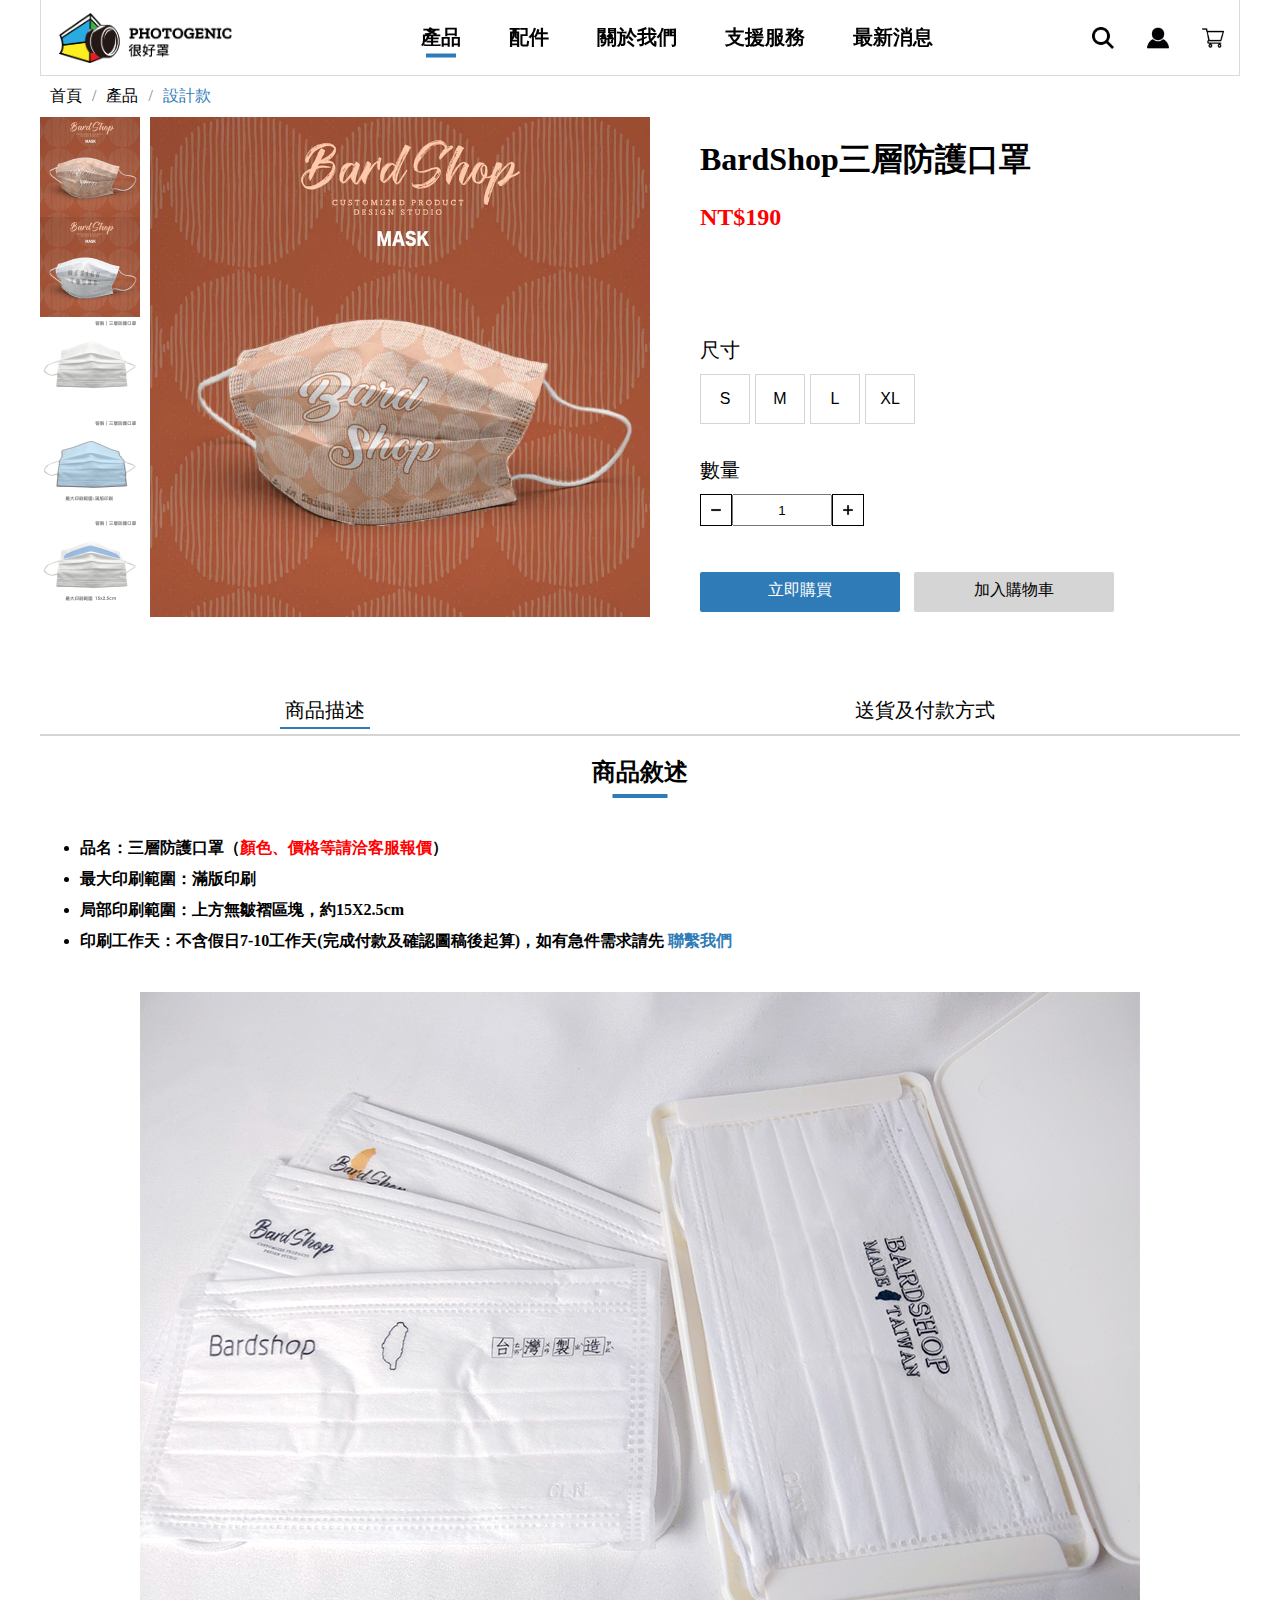
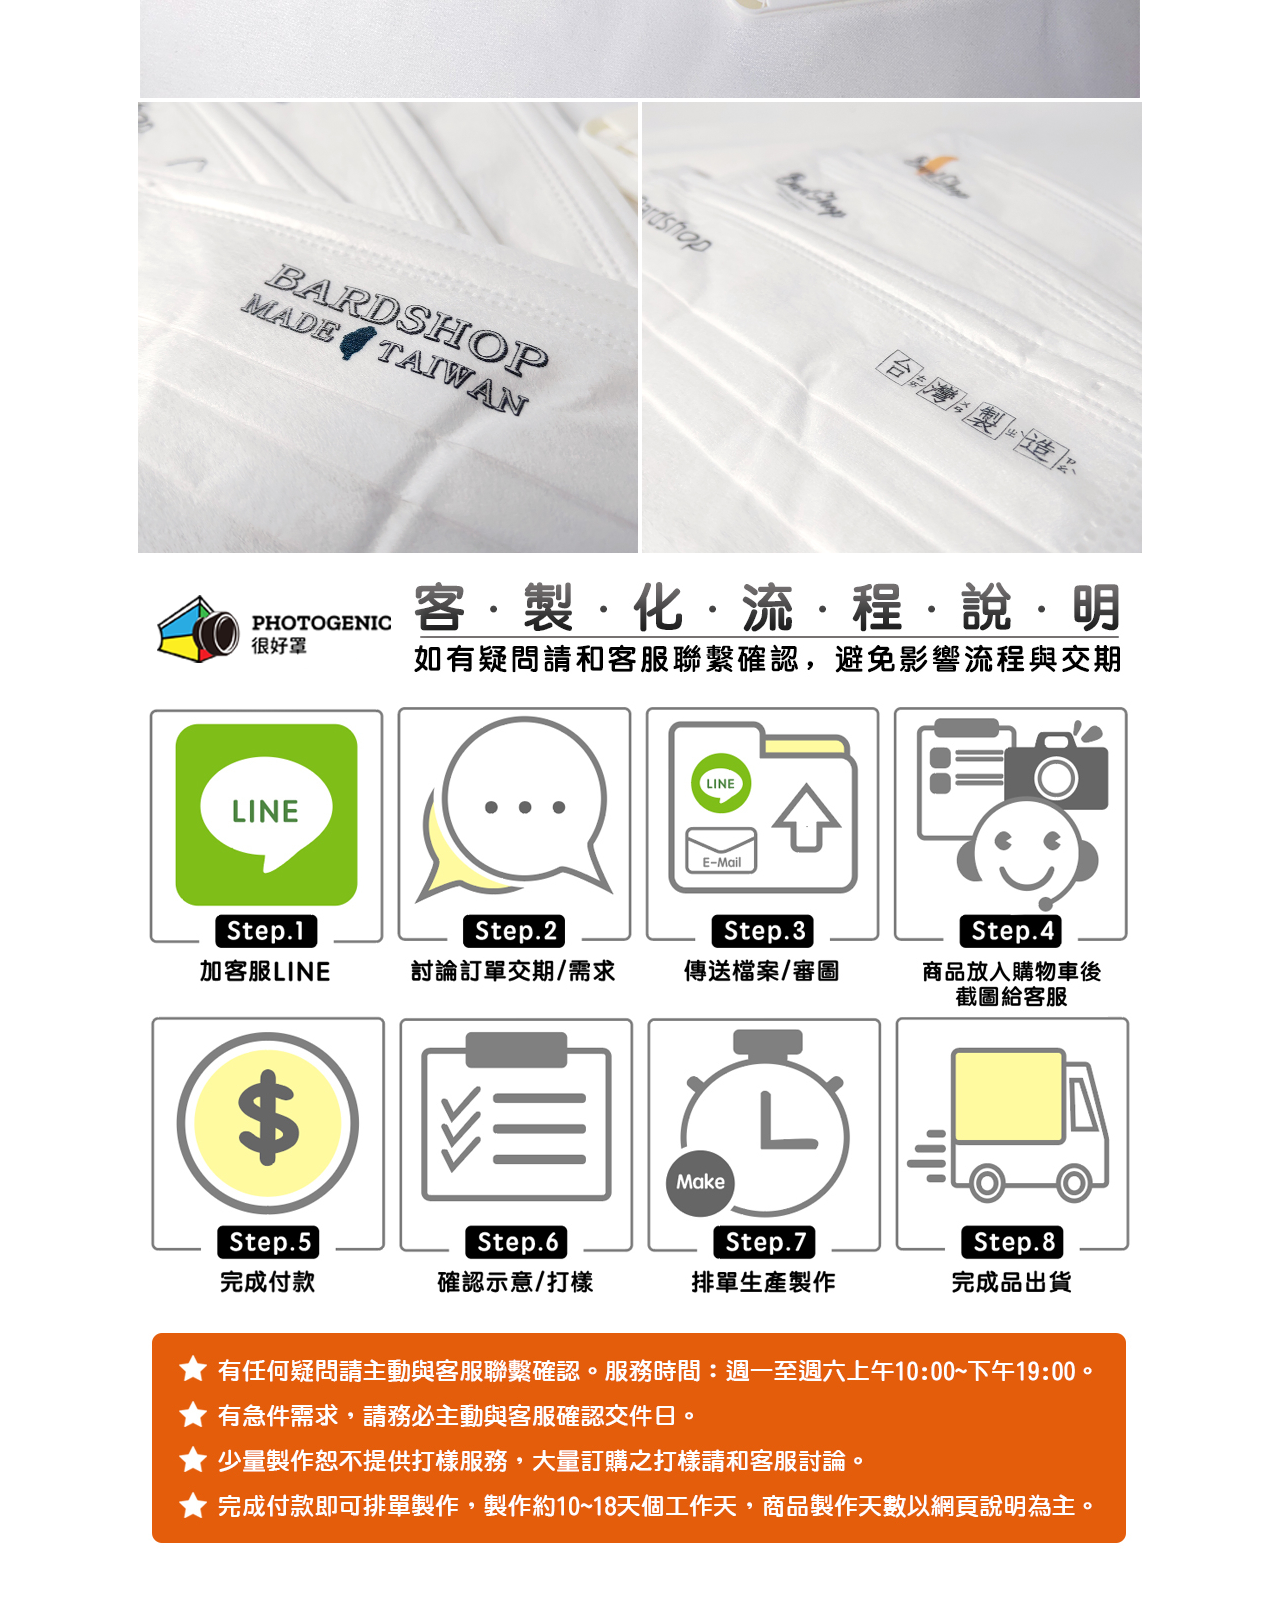
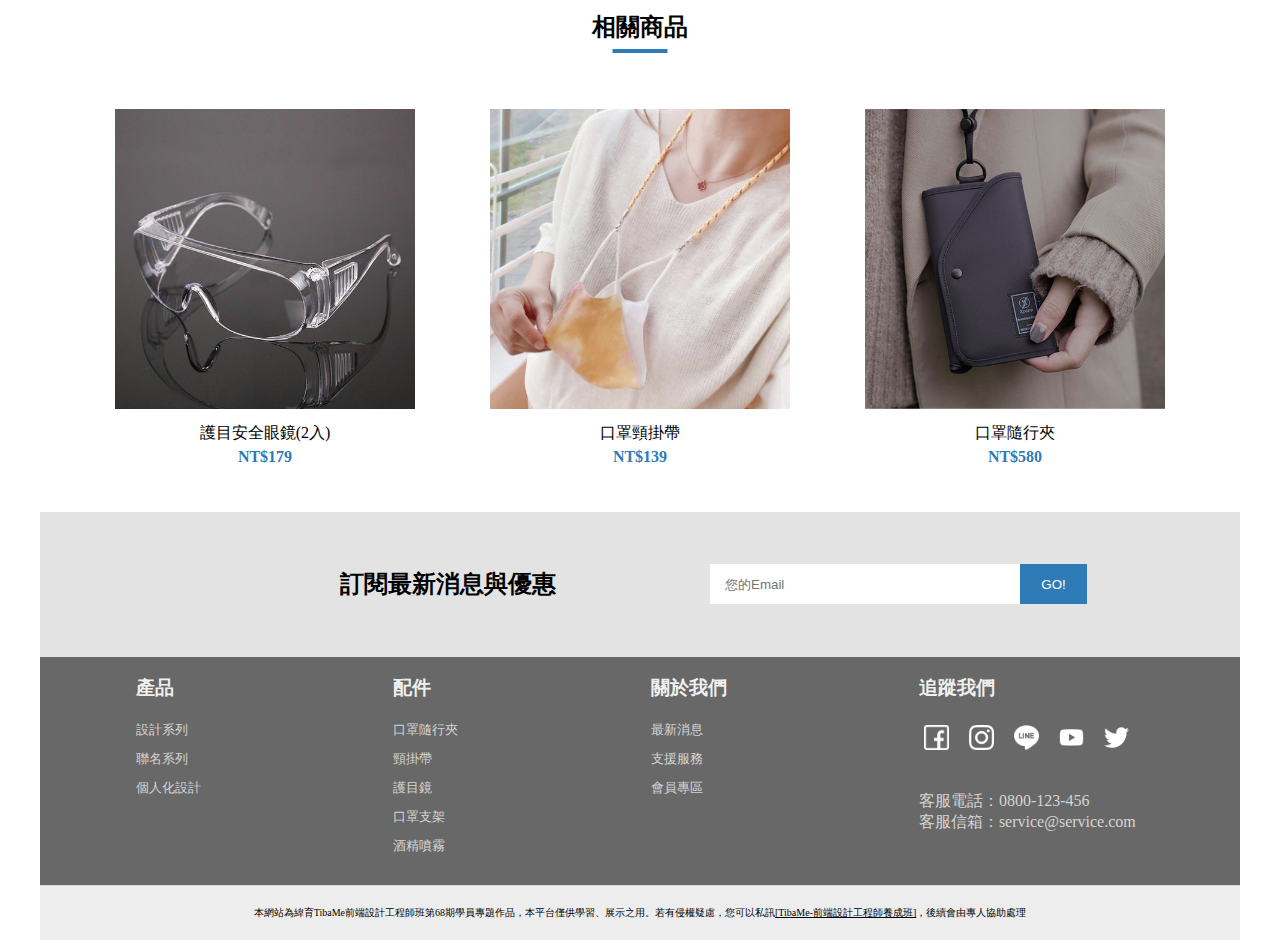
<file: product_page.html>
<!DOCTYPE html>
<html lang="zh-Hant">
  <head>
    <meta charset="utf-8">
    <title>商品頁面 | PHOTOGENIC很好罩</title>
    <link rel="icon" href="./images/logo_icon.ico" type="image/x-icon">
    <link rel="stylesheet" href="./css/product_page.css">
  </head>
  <body>
    <header class="header">
      <a href="index.html" class="logo_img"><img src="./images/logo_nav.png"></a>
      <nav class="nav">
        <ul class="line_list">
          <li>
            <div class="product">
              <a href="product.html">產品</a>
              <ul class="product_list">
                <li><a href="product.html">設計系列</a></li>
                <li><a href="product.html">聯名系列</a></li>
                <li><a href="customize.html">個人化設計</a></li>
              </ul>
            </div>
          </li>
          <li>
            <div class="accessory">
              <a href="product.html">配件</a>
              <ul class="accessory_list">
                <li><a href="product.html">護目鏡</a></li>
                <li><a href="product.html">口罩支架</a></li>
                <li><a href="product.html">快取隨行夾</a></li>
                <li><a href="product.html">酒精噴霧</a></li>
                <li><a href="product.html">口罩頸掛帶</a></li>
              </ul>
            </div>
          </li>
          <li class="nav_aboutus"><a href="aboutus.html">關於我們</a></li>
          <li class="nav_service"><a href="service.html">支援服務</a></li>
          <li class="nav_news"><a href="news.html">最新消息</a></li>
        </ul>
      </nav>
      <div class="icon">
        <a href="#" class="icon"><img src="./images/search_icon.png"></a>
        <a href="member.html" class="icon"><img src="./images/member_icon.png"></a>
        <a href="#" class="icon"><img src="./images/shopping_icon.png"></a>
      </div>
    </header>

    <div class="breadcrumb_small">
      <ol class="breadcrumb_small_list">
        <li><a href="index.html">首頁</a></li>
        <li><a href="product.html">產品</a></li>
        <li>設計款</li>
      </ol>
    </div>

    <div class="buy_page_top">
      <ul class="preview_pic">
        <li><img src="./images/product_page/preview_pic01.png"></li>
        <li><img src="./images/product_page/preview_pic02.png"></li>
        <li><img src="./images/product_page/preview_pic03.png"></li>
        <li><img src="./images/product_page/preview_pic04.png"></li>
        <li><img src="./images/product_page/preview_pic05.png"></li>
      </ul>

      <div class="preview_pic_big">
        <img src="./images/product_page/preview_pic01.png">
      </div>

      <div class="product_title">
        <h1>BardShop三層防護口罩</h1>
        <h2>NT$190</h2>
      </div>

      <div class="product_size">
        <p>尺寸</p>
        <button type="button" name="button">S</button>
        <button type="button" name="button">M</button>
        <button type="button" name="button">L</button>
        <button type="button" name="button">XL</button>
      </div>

      <div class="product_amount">
        <p>數量</p>
        <button type="button" name="minus_bt"><img src="./images/minus.png"></button>
        <input type="text" name="shop_num" value="1">
        <button type="button" name="add_bt"><img src="./images/add.png"></button>
      </div>

      <div class="buy_bt">
        <a href="#">立即購買</a>
        <a href="#">加入購物車</a>
      </div>
    </div>

    <div class="product_tab_container">
      <ul>
        <li class="product_tab_items"><a href="#">商品描述</a></li>
        <li><a href="#">送貨及付款方式</a></li>
      </ul>
    </div>

    <h2 class="product_description">商品敘述</h2>

    <ul class="description">
      <li>品名：三層防護口罩（<span>顏色、價格等請洽客服報價</span>）</li>
      <li>最大印刷範圍：滿版印刷</li>
      <li>局部印刷範圍：上方無皺褶區塊，約15X2.5cm</li>
      <li>印刷工作天：不含假日7-10工作天(完成付款及確認圖稿後起算)，如有急件需求請先 <a href="aboutus.html">聯繫我們</a></li>
    </ul>

    <div class="preview_pic_block">
      <img src="./images/product_page/preview_pic06.jpg">
    </div>

    <div class="preview_pic_block2">
      <img src="./images/product_page/preview_pic07.jpg">
      <img src="./images/product_page/preview_pic08.jpg">
    </div>

    <div class="preview_pic_block3">
      <img src="./images/product_page/preview_pic09.png">
    </div>

    <h2 class="product_description">相關商品</h2>

    <div class="related_products">
      <ul class="related_list">
        <li><a href="product.html"><img src="./images/product_page/preview_pic10.jpg"></a></li>
        <li>護目安全眼鏡(2入)</li>
        <li>NT$179</li>
      </ul>

      <ul class="related_list">
        <li><a href="product.html"><img src="./images/product_page/preview_pic11.jpg"></a></li>
        <li>口罩頸掛帶</li>
        <li>NT$139</li>
      </ul>

      <ul class="related_list">
        <li><a href="product.html"><img src="./images/product_page/preview_pic12.jpg"></a></li>
        <li>口罩隨行夾</li>
        <li>NT$580</li>
      </ul>
    </div>

    <footer>
      <div class="topblock">
        <h2>訂閱最新消息與優惠</h2>
        <input type="email" name="email" placeholder="您的Email" class="email">
        <input type="submit" name="submit" value="GO!" class="submit">
      </div>

      <div class="btmblock">
        <div class="footer_items">
          <h3>產品</h3>
          <ul>
            <li><a href="product.html">設計系列</a></li>
            <li><a href="product.html">聯名系列</a></li>
            <li><a href="customize.html">個人化設計</a></li>
          </ul>
        </div>

        <div class="footer_items">
          <h3>配件</h3>
          <ul>
            <li><a href="product.html">口罩隨行夾</a></li>
            <li><a href="product.html">頸掛帶</a></li>
            <li><a href="product.html">護目鏡</a></li>
            <li><a href="product.html">口罩支架</a></li>
            <li><a href="product.html">酒精噴霧</a></li>
          </ul>
        </div>

        <div class="footer_items">
          <h3>關於我們</h3>
          <ul>
            <li><a href="news.html">最新消息</a></li>
            <li><a href="service.html">支援服務</a></li>
            <li><a href="member.html">會員專區</a></li>
          </ul>
        </div>

        <div class="footer_social">
          <h3>追蹤我們</h3>
          <ul>
            <li><a href="https://www.facebook.com/" target="_blank"><img src="./images/icons/facebook.png"></a></li>
            <li><a href="https://www.instagram.com/" target="_blank"><img src="./images/icons/instagram.png"></a></li>
            <li><a href="https://line.me/zh-hant/" target="_blank"><img src="./images/icons/line.png"></a></li>
            <li><a href="https://www.youtube.com/" target="_blank"><img src="./images/icons/youtube.png"></a></li>
            <li><a href="https://twitter.com/?lang=zh-tw" target="_blank"><img src="./images/icons/twitter.png"></a></li>
          </ul>
          <p>客服電話：0800-123-456<br>客服信箱：service@service.com</p>
        </div>
      </div>

      <p class="copyright">本網站為緯育TibaMe前端設計工程師班第68期學員專題作品，本平台僅供學習、展示之用。若有侵權疑慮，您可以私訊<a href="https://www.facebook.com/webindex/">[TibaMe-前端設計工程師養成班]</a>，後續會由專人協助處理</p>
    </footer>
  </body>
</html>
</file>
<file: css/index.css>
@import "./common/all.css";
@import "./common/header.css";
@import "./common/banner.css";
@import "./common/footer.css";

.big_title{
  margin: 50px auto 5px;
  width: 1200px;
  text-align: center;
  position: relative;
}
.big_title:after{
  content: "";
  position: absolute;
  top: 110%;
  left: 50%;
  transform: translateX(-50%);
  background-color: #2f7bb7;
  width: 55px;
  height: 4px;
}
div.personal_bg{
  display: block;
  width: 1137px;
  height: 367px;
  margin: 20px auto;
  position: relative;
  text-align: center;
}
div.personal_bg img{
  width: 1137px;
  height: 367px;
  position: absolute;
  top: 0;
  left: 0;
  z-index: 1;
}
div.personal_bg div.personal__word{
  height: 100%;
  width: 100%;
  position: absolute;
  top: 0;
  left: 0;
  z-index: 2;
  color: white;
  background-color: hsla(0, 0%, 0%, .5);
}
div.personal_bg div.personal__word .p_word{
  margin: 40px auto;
}
div.personal_bg div.personal__word a{
  text-decoration: none;
  border: 3px solid white;
  color: white;
  padding: 5px 40px;
  border-radius: 40px;
}
div.personal_bg div.personal__word a:hover{
  color: #C5C5C5;
  border: 3px solid #C5C5C5;
}
div.design_bg{
  display: block;
  width: 1137px;
  height: 367px;
  margin: 20px auto;
  position: relative;
  text-align: center;
}
div.design_bg img{
  width: 1137px;
  height: 367px;
  position: absolute;
  top: 0;
  left: 0;
  z-index: 1;
}
div.design_bg div.design__word{
  height: 100%;
  width: 100%;
  position: absolute;
  top: 0;
  left: 0;
  z-index: 2;
  color: white;
  background-color: hsla(0, 0%, 0%, .5);
}
div.design_bg div.design__word .d_word{
  margin: 40px auto;
}
div.design_bg div.design__word a{
  text-decoration: none;
  border: 3px solid white;
  color: white;
  padding: 5px 40px;
  border-radius: 40px;
}
div.design_bg div.design__word a:hover{
  color: #C5C5C5;
  border: 3px solid #C5C5C5;
}
div.design_slide{
  width: 1137px;
  height: 230px;
  margin: 0 auto;
  font-size: 0;
  position: relative;
}
div.design_slide ul.d_slide_list{
  display: inline-flex;
  list-style: none;
  padding: 0;
  position: relative;
  top: 50%;
  left: 50%;
  transform: translate(-50%, -50%);
  justify-content: space-between;
  width: 850px;
}
div.design_slide ul.d_slide_list > li{
  display: inline-block;
  font-size: 16px;
  width: 156px;
  height: 199px;
  box-shadow: 5px 5px 5px #545454;
}
div.design_slide ul.d_slide_list > li a img{
  width: 156px;
  height:199px;
}
.left_arrow{
  width: 65px;
  height: 65px;
  padding: 10px;
  border: 1px solid black;
  background-color: white;
  box-shadow: 2px 2px 5px #545454;
  position: absolute;
  top: 50%;
  left: 85px;
  transform: translateY(-50%);
  z-index: 3;
}
.left_arrow img{
  width: 100%;
  height: 100%;
}
.right_arrow{
  width: 65px;
  height: 65px;
  padding: 10px;
  border: 1px solid black;
  background-color: white;
  box-shadow: 2px 2px 5px #545454;
  position: absolute;
  top: 50%;
  right: 85px;
  transform: translateY(-50%);
  z-index: 3;
}
.right_arrow img{
  width: 100%;
  height: 100%;
}
div.co_branding_bg{
  display: block;
  width: 1137px;
  height: 367px;
  margin: 20px auto 0px;
  position: relative;
  text-align: center;
}
div.co_branding_bg img{
  width: 1137px;
  height: 367px;
  position: absolute;
  top: 0;
  left: 0;
  z-index: 1;
}
div.co_branding_bg div.co_branding__word{
  height: 100%;
  width: 100%;
  position: absolute;
  top: 0;
  left: 0;
  z-index: 2;
  color: white;
  background-color: hsla(0, 0%, 0%, .5);
}
div.co_branding_bg div.co_branding__word .c_word{
  margin: 35px auto;
}
div.co_branding_bg div.co_branding__word a{
  text-decoration: none;
  border: 3px solid white;
  color: white;
  padding: 5px 40px;
  border-radius: 40px;
}
div.co_branding_bg div.co_branding__word a:hover{
  color: #C5C5C5;
  border: 3px solid #C5C5C5;
}
div.co_branding_banner{
  display: block;
  width: 1137px;
  margin: 0 auto 80px;
  font-size: 0;
  position: relative;
}
div.co_branding_banner a img:first-child{
  width: 1137px;
}
.b_button{
  border-radius: 20px;
  background-color: #2f7bb7;
  font-size: 16px;
  text-decoration: none;
  color: white;
  padding: 5px 40px;
  position: absolute;
  right: 120px;
  top: 50%;
  transform: translateY(-50%);
}
.b_button:hover{
  color: #C5C5C5;
  background-color: #3B77A7;
}
.f_button{
  width: 1200px;
  margin: 0 auto;
  font-size: 0;
}
.f_button div{
  display: inline-block;
  position: relative;
}
.f_1{
  display: inline-block;
  text-decoration: none;
  font-size: 30px;
  position: absolute;
  top: 0;
  left: 50%;
  transform: translate(-50%, -50%);
  color: white;
  font-weight: bold;
  margin: 140px auto 0;
  z-index: 3;
}
.f_1_1{
  display: inline-block;
  text-decoration: none;
  font-size: 16px;
  position: absolute;
  top: 0;
  left: 50%;
  transform: translate(-50%, -50%);
  color: white;
  font-weight: bold;
  margin: 180px auto 0;
  z-index: 3;
}
.f_1_1_bg{
  display: inline-block;
  width: 100%;
  height: 100%;
  background-color: hsla(0, 0%, 0%, .4);
  z-index: 2;
  font-size: 16px;
  position: absolute;
  top: 0;
  left: 0;
}
.f_2{
  display: inline-block;
  text-decoration: none;
  font-size: 30px;
  position: absolute;
  top: 0;
  left: 50%;
  transform: translate(-50%, -50%);
  color: white;
  font-weight: bold;
  margin: 140px auto 0;
  z-index: 3;
}
.f_2_2{
  display: inline-block;
  text-decoration: none;
  font-size: 16px;
  position: absolute;
  top: 0;
  left: 50%;
  transform: translate(-50%, -50%);
  color: white;
  font-weight: bold;
  margin: 180px auto 0;
  z-index: 3;
}
.f_2_2_bg{
  display: inline-block;
  width: 100%;
  height: 100%;
  background-color: hsla(0, 0%, 0%, .4);
  z-index: 2;
  font-size: 16px;
  position: absolute;
  top: 0;
  left: 0;
}
</file>
<file: css/aboutus.css>
@import "./common/all.css";
@import "./common/header.css";
@import "./common/footer.css";

.nav_aboutus{
  position: relative;
}
.nav_aboutus:after{
  content: "";
  position: absolute;
  top: 110%;
  left: 50%;
  transform: translateX(-50%);
  background-color: #2f7bb7;
  width: 45px;
  height: 4px;
}
.banner{
  width: 1200px;
  margin: 0 auto;
}
h1{
  margin: 50px auto 40px;
  width: 1200px;
  text-align: center;
  position: relative;
}
h1:after{
  content: "";
  position: absolute;
  top: 110%;
  left: 50%;
  transform: translateX(-50%);
  background-color: #2f7bb7;
  width: 55px;
  height: 4px;
}
.introduction{
  width: 1200px;
  height: 430px;
  margin: 0 auto;
  position: relative;
}
.introduction ul{
  display: inline-block;
  list-style: none;
  padding: 0;
  position: absolute;
  top: 50%;
  left: 50px;
  transform: translateY(-50%);
}
.introduction ul li:first-child{
  font-size: 20px;
  position: relative;
}
.introduction ul li:first-child:after{
  content: "";
  background-color: #c5c5c5;
  position: absolute;
  top: 150%;
  left: 0;
  width: 100%;
  height: 2px;
}
.introduction ul li:last-child{
  margin-top: 40px;
}
.introduction div{
  display: inline-block;
  font-size: 0;
  position: absolute;
  top: 50%;
  right: 50px;
  transform: translateY(-50%);
}
.btm_introduction{
  width: 1200px;
  margin: 0 auto;
  position: relative;
  height: 850px;
}
.security{
  display: block;
  z-index: 3;
  position: absolute;
  top: 50px;
  left: 100px;
}
.security ul{
  list-style: none;
  padding: 0;
  display: inline-block;
  width: 408px;
  color: #FFFFFF;
  vertical-align: top;
  margin-top: 70px;
  margin-left: 20px
}
.security ul li:first-child{
  margin-bottom: 30px;
  font-size: 25px;
  font-weight: bold;
  position: relative;
  display: inline-block;
}
.security ul li:first-child:after{
  content: "";
  position: absolute;
  top: 110%;
  left: 50%;
  transform: translateX(-50%);
  width: 50px;
  height: 3px;
  background-color: #FFFFFF;
}
.security img{
  box-shadow: 7px 7px 5px;
}
.joinus{
  display: block;
  z-index: 3;
  position: absolute;
  top: 450px;
  left: 300px;
}
.joinus ul{
  list-style: none;
  padding: 0;
  display: inline-block;
  width: 408px;
  color: #FFFFFF;
  vertical-align: top;
  margin-top: 70px;
  margin-left: 20px
}
.joinus ul li:first-child{
  margin-bottom: 30px;
  font-size: 25px;
  font-weight: bold;
  position: relative;
  display: inline-block;
}
.joinus ul li:first-child:after{
  content: "";
  position: absolute;
  top: 110%;
  left: 50%;
  transform: translateX(-50%);
  width: 50px;
  height: 3px;
  background-color: #FFFFFF;
}
.joinus img{
  box-shadow: 7px 7px 5px;
}
.joinus a{
  border: 3px solid #FFFFFF;
  text-decoration: none;
  color: #FFFFFF;
  border-radius: 15px;
  position: absolute;
  bottom: 70px;
  right: 50px;
  width: 130px;
  height: 30px;
  padding-top: 1px;
  text-align: center;
}
.joinus a:hover{
  border: 3px solid #c5c5c5;
  color: #c5c5c5;
}
.background_pic{
  position: absolute;
  top: 80px;
}
.background_pic_color{
  display: inline-block;
  width: 100%;
  height: 655px;
  background-color: hsla(0, 0%, 0%, 0.5);
  z-index: 2;
  position: absolute;
  top: 0;
  left: 0;
}
.background_pic img{
  z-index: 1;
}
</file>
<file: css/customize.css>
@import "./common/all.css";
@import "./common/header.css";
@import "./common/footer.css";

.product:after{
  content: "";
  position: absolute;
  top: 55%;
  left: 50%;
  transform: translateX(-50%);
  background-color: #2f7bb7;
  width: 30px;
  height: 4px;
}
.customize_banner{
  width: 1200px;
  margin: 0 auto;
  position: relative;
  font-size: 0;
}
.customize_banner p{
  border: 1px solid blue;
  font-size: 30px;
  font-weight: bold;
  text-align: center;
  background-color: hsla(0, 0%, 0%, .5);
  color: white;
  position: absolute;
  top: 50%;
  left: 50%;
  transform: translate(-50%, -50%);
  width: 100%;
  height: 100%;
  margin: 0;
  padding-top: 165px;
  padding-bottom: 165px;
}
.customize_make{
  width: 1200px;
  margin: 0 auto;
  font-size: 0;
  position: relative;
}
.left_make{
  display: inline-block;
}
.left_make img:first-child{
  width: 600px;
  height: 600px;
}
.left_make img:last-child{
  width: 168px;
  height: 48px;
  position: absolute;
  left: 10px;
  top: 10px;
}
.right_make{
  font-size: 1rem;
  display: inline-block;
  width: 600px;
  height: 600px;
  text-align: center;
  position: absolute;
  top: 0;
  border-left: 1px solid black;
}
.right_make p{
  text-align: center;
  font-size: 25px;
  position: relative;
  margin-top: 80px;
}
.right_make p:after{
  content: "";
  position: absolute;
  top: 100%;
  left: 50%;
  transform: translateX(-50%);
  background-color: #2f7bb7;
  width: 50px;
  height: 4px;
}
.right_make_picbutton{
  position: absolute;
  top: 50%;
  transform: translateY(-50%);
  width: 100%;
}
.right_make_uploadpic{
  list-style: none;
  display: inline-block;
  padding: 0;
  margin: 0 30px;
  text-align: left;
}
.right_make_uploadpic img{
  width: 215px;
  height: 130px;
  border-radius: 10px;
}
.right_make_uploadpic li{
  margin: 5px 0;
  cursor: pointer;
}
.right_make_uploadpic li:nth-child(2){
  font-weight:bold;
}
.right_make_uploadpic li:last-child{
  font-size: 14px;
}
.nextstep{
  position: absolute;
  bottom: 0;
  width: 100%;
  height: 65px;
}
.nextstep button{
  width: 100%;
  height: 100%;
  color: white;
  background-color: #444444;
  font-size: 20px;
  border: 1px solid #444444;
  cursor: pointer;
}
.makestep{
  width: 1200px;
  margin: 0 auto;
  font-size: 0;
}
.bottom_make{
  display: inline-block;
}
.bottom_make ul{
  list-style: none;
  padding: 0;
  font-size: 0;
  position: relative;
  background: hsla(0, 0%, 0%, .8);
  z-index: 2;
}
.bottom_make ul li{
  font-size: 16px;
}
.bottom_make li:first-child{
  color: white;
  font-size: 25px;
  position: absolute;
  top: 40%;
  left: 50%;
  transform: translateX(-50%);
  z-index: 3;
}
.bottom_make li:nth-child(2){
  color: white;
  position: absolute;
  top: 50%;
  left: 50%;
  transform: translateX(-50%);
  width: 200px;
  z-index: 3;
}
.bottom_make li:last-child{
  background-color: hsla(0, 0%, 0%, .5);
  width: 300px;
  height: 476px;
  position: absolute;
  top: 0;
  left: 0;
}
.bottom_make img{
  vertical-align: top;
}
</file>
<file: css/news.css>
@import "./common/all.css";
@import "./common/header.css";
@import "./common/footer.css";

.nav_news{
  position: relative;
}
.nav_news:after{
  content: "";
  position: absolute;
  top: 110%;
  left: 50%;
  transform: translateX(-50%);
  background-color: #2f7bb7;
  width: 45px;
  height: 4px;
}
.small_navs{
  border: 1px solid #FFFFFF;
  width: 930px;
  margin: 40px auto;
  background-color: #FFFFFF;
}
.small_navs ul{
  padding: 0 35px;
  text-align: center;
}
.small_navs ul > li{
  display: inline-block;
  margin: 0 50px;
  position: relative;
}
.small_navs a{
  text-decoration: none;
  color: black;
  font-weight: bold;
}
.small_navs a:hover{
  color: #2f7bb7;
}
.small_navs ul > li:after{
  content: "|";
  font-size: 1rem;
  margin-left: 50px;
  position: absolute;
  top: 40%;
  transform: translateY(-50%);
}
.small_navs ul > li:last-child:after{
  visibility: hidden;
}
.news_container{
  width: 1200px;
  margin: 0 auto 25px;
  display: flex;
  justify-content: space-between;
}
.news_block{
  display: inline-block;
  background-color: #FFFFFF;
}
.news_block ul{
  list-style: none;
  width: 380px;
  height: 600px;
  padding: 0;
  margin: 0;
  position: relative;
}
.news_block ul li:nth-child(2){
  margin: 10px 20px;
  font-weight: bold;
  font-size: 18px;
}
.news_block ul li:nth-child(3){
  margin: 30px 20px 20px;
  font-size: 16px;
}
.news_block ul li:nth-child(4){
  margin: 20px 20px 60px;
  font-size: 14px;
}
.news_block ul li a{
  text-decoration: none;
  color: #000000;
}
.news_button{
  text-decoration: none;
  color: #000000;
  display: inline-block;
  position: absolute;
  top: 90%;
  left: 50%;
  transform: translateX(-50%);
  width: 250px;
  height: 40px;
  text-align: center;
  padding: 8px 0;
  background-color: #2f7bb7;
  border-radius: 20px;
  color: #FFFFFF;
}
.news_button:hover{
  background-color: #3B77A7;
  color: #c5c5c5;
}
.pagination_block{
  width: 1200px;
  margin: 50px auto;
  text-align: center;
}
.pagination{
  padding: 0;
  margin: 0;
}
.pagination > li{
  display: inline-block;
  border-radius: 999em;
  width: 50px;
  height: 50px;
  line-height: 50px;
}
.pagination > li a{
  text-decoration: none;
  color: inherit;
  display: inline-block;
  width: 100%;
  height: 100%;
}
.pagination li:nth-child(3){
  background-color: #686868;
  color: white;
}
.pagination li:hover{
  background-color: #686868;
  color: white;
}
</file>
<file: css/product.css>
@import "./common/all.css";
@import "./common/header.css";
@import "./common/footer.css";

.product:after{
  content: "";
  position: absolute;
  top: 55%;
  left: 50%;
  transform: translateX(-50%);
  background-color: #2f7bb7;
  width: 30px;
  height: 4px;
}
.breadcrumb{
  width: 1200px;
  position: sticky;
  top: 76px;
  margin: 0 auto;
  font-size: 0;
  background-color: #f7f7f7;
}
.breadcrumb ul{
  list-style: none;
  padding: 0;
  margin: 0;
  display: inline-block;
}
.breadcrumb li{
  display: inline-block;
  font-size: 16px;
  font-weight: 600;
  height: 60px;
  width: 150px;
  position: relative;
}
.breadcrumb a{
  text-decoration: none;
  color: black;
  position: absolute;
  top: 50%;
  left: 50%;
  transform: translate(-50%, -50%);
}
.breadcrumb ul li:first-child{
  background-color: #d5d5d5;
}
.breadcrumb ul li:hover{
  background-color: #d5d5d5;
}
.separation-line{
  width: 1px;
  height: 30px;
  position: absolute;
  top: 50%;
  right: 150px;
  transform: translateY(-50%);
  background-color: #d5d5d5;
}
.banner_product{
  width: 1200px;
  margin: 0 auto;
}
.product_menu{
  width: 1200px;
  margin: 30px auto 15px;
  display: flex;
  justify-content: space-around;
}
.menu_block{
  width: 265px;
  font-size: 0;
}
.menu_block button img{
  width: 10px;
  height: 10px;
}
.menu_block button{
  padding: 4px 6px;
  border: 1px solid black;
  height: 32px;
  width: 32px;
  background-color: white;
}
.menu_block input{
  width: 87px;
  height: 32px;
  text-align: center;
}
.menu_size{
  width: 80px;
  height: 32px;
  padding-left: 30px;
}
.price{
  font-size: 20px;
  font-weight: bold;
  margin: 10px 0 6px;
}
.narrate{
  font-size: 14px;
  margin: 6px 0 20px;
}
.pro_pic img{
  width: 264px;
  height: 337px;
}
.pagination_block{
  width: 1200px;
  margin: 50px auto;
  text-align: center;
}
.pagination{
  padding: 0;
  margin: 0;
}
.pagination > li{
  display: inline-block;
  border-radius: 999em;
  width: 50px;
  height: 50px;
  line-height: 50px;
}
.pagination > li a{
  text-decoration: none;
  color: inherit;
  display: inline-block;
  width: 100%;
  height: 100%;
}
.pagination li:nth-child(3){
  background-color: #686868;
  color: white;
}
.pagination li:hover{
  background-color: #686868;
  color: white;
}
</file>
<file: css/product_page.css>
@import "./common/all.css";
@import "./common/header.css";
@import "./common/footer.css";

.product:after{
  content: "";
  position: absolute;
  top: 55%;
  left: 50%;
  transform: translateX(-50%);
  background-color: #2f7bb7;
  width: 30px;
  height: 4px;
}
.breadcrumb_small{
  width: 1200px;
  margin: 10px auto;
}
.breadcrumb_small_list{
  list-style: none;
  padding: 0;
  font-size: 0;
}
.breadcrumb_small_list li{
  display: inline-block;
  font-size: 16px;
  color: #2f7bb7;
}
.breadcrumb_small_list li::before{
  content: "/";
  font-size: 16px;
  color: gray;
  margin: 0 10px;
}
.breadcrumb_small_list li:first-child{
  margin-left: 10px;
}
.breadcrumb_small_list li:first-child::before{
  display: none;
}
.breadcrumb_small_list a{
  text-decoration: none;
  color: black;
}
.breadcrumb_small_list a:hover{
  color: #2f7bb7;
}
.buy_page_top{
  width: 1200px;
  margin: 0 auto;
  font-size: 0;
  position: relative;
}
.preview_pic{
  display: inline-block;
  list-style: none;
  padding: 0;
  margin-right: 10px;
}
.preview_pic > li > img{
  width: 100px;
  height: 100px;
}
.preview_pic_big{
  display: inline-block;
  margin-right: 50px;
}
.preview_pic_big img{
  width: 500px;
  height: 500px;
}
.product_title{
  font-size: 16px;
  display: inline-block;
  position: absolute;
  top: 0;
}
.product_title h2{
  color: red;
}
.product_size{
  font-size: 20px;
  display: inline-block;
  position: absolute;
  top: 200px
}
.product_size p{
  margin-bottom: 10px;
}
.product_size > button{
  width: 50px;
  height: 50px;
  font-size: 16px;
  background-color: white;
  border: 1px solid #d5d5d5;
  cursor: pointer;
}
.product_size > button:focus{
  background-color: #d5d5d5;
}
.product_amount{
  display: inline-block;
  font-size: 0px;
  position: absolute;
  top: 320px;
}
.product_amount button{
  background-color: white;
  border: 1px solid black;
  width: 32px;
  height: 32px;
  margin: 0;
}
.product_amount button img{
  width: 10px;
  height: 10px;
}
.product_amount p{
  margin-bottom: 10px;
  font-size: 20px;
}
.product_amount input{
  height: 32px;
  width: 100px;
  text-align: center;
}
.buy_bt{
  font-size: 16px;
  display: inline-block;
  position: absolute;
  bottom: 5px;
}
.buy_bt a{
  display: inline-block;
  width: 200px;
  height: 40px;
  text-decoration: none;
  text-align: center;
  padding-top: 8px;
  margin-right: 10px;
  border-radius: 2px;
}
.buy_bt a:first-child{
  background-color: #2f7bb7;
  color: white;
}
.buy_bt a:last-child{
  background-color: #d5d5d5;
  color: black;
}
.buy_bt a:first-child:hover{
  background-color: #3B77A7;
}
.buy_bt a:last-child:hover{
  background-color: #8C8B8B;
}
.product_tab_container{
  border-bottom: 2px solid #d5d5d5;
  width: 1200px;
  margin: 80px auto 0;
}
.product_tab_container ul{
  list-style: none;
  display: flex;
  padding: 0;
  text-align: center;
  margin: 0 0 10px;
}
.product_tab_container ul > li{
  flex-grow: 1;
  position: relative;
}
.product_tab_container ul > li a{
  text-decoration: none;
  font-size: 20px;
  color: black;
}
.product_tab_items::after{
  content: "";
  position: absolute;
  top: 110%;
  left: 50%;
  transform: translateX(-50%);
  background-color: #2f7bb7;
  width: 90px;
  height: 2px;
}
.product_description{
  width: 1200px;
  margin: 20px auto 50px;
  text-align: center;
  position: relative;
}
.product_description:after{
  content: "";
  position: absolute;
  top: 120%;
  left: 50%;
  transform: translateX(-50%);
  background-color: #2f7bb7;
  height: 4px;
  width: 55px;
}
.description{
  width: 1200px;
  margin: 0 auto 40px;
  font-weight: 600;
}
.description > li{
  margin-bottom: 10px;
}
.description span{
  color: red;
}
.description a{
  text-decoration: none;
  color: #2f7bb7;
}
.preview_pic_block{
  margin: 0 auto;
  width: 1200px;
  padding: 0;
  text-align: center;
}
.preview_pic_block2{
  width: 1200px;
  margin: 0 auto;
  text-align: center;
}
.preview_pic_block2 img{
  width: 500px;
}
.preview_pic_block3{
  width: 1200px;
  margin: 0 auto 50px;
  text-align: center;
}
.related_products{
  width: 1200px;
  margin: 0 auto 30px;
  display: flex;
  justify-content: space-evenly;
}
.related_list{
  list-style: none;
  padding: 0;
  text-align: center;
  display: inline-block;
}
.related_list li:first-child{
  margin-bottom: 10px;
}
.related_list img{
  width: 300px;
  height: 300px;
}
.related_list li:last-child{
  color: #2f7bb7;
  font-weight: bold;
  margin-top: 4px;
}
</file>
